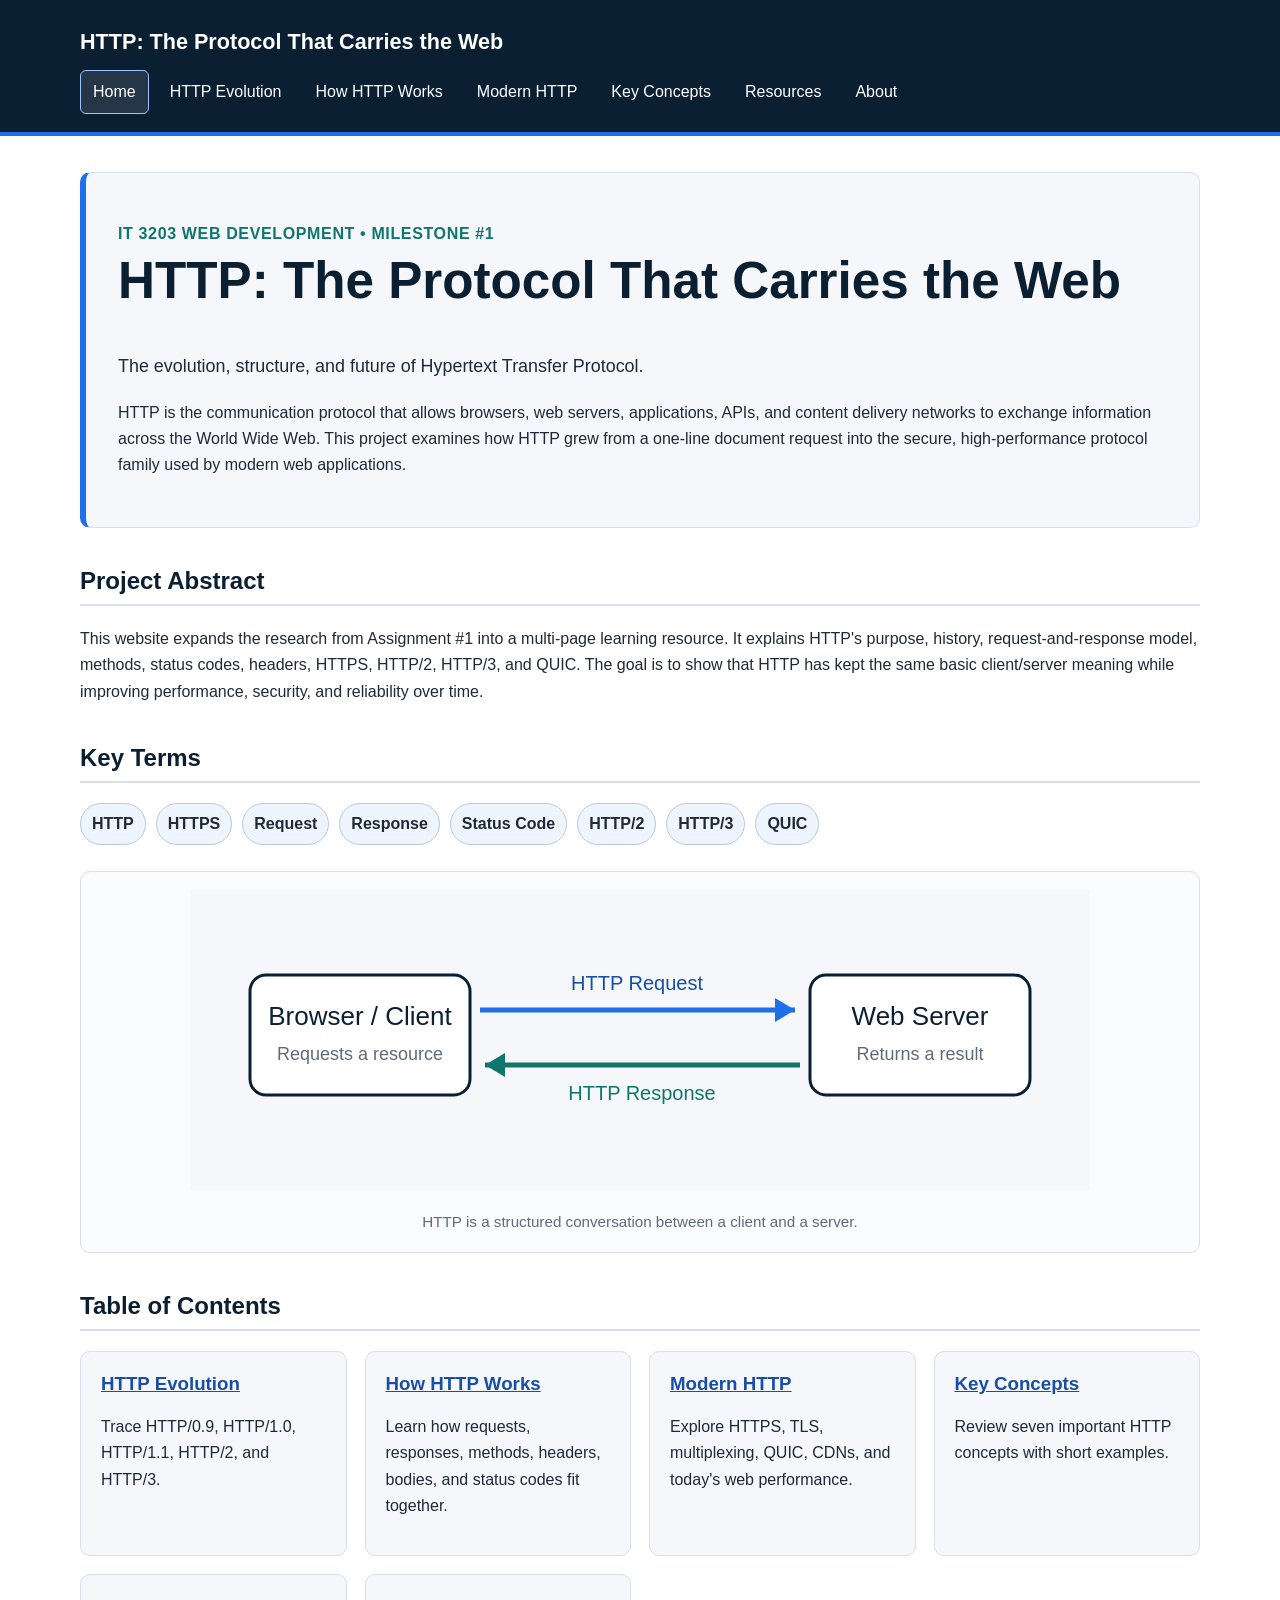
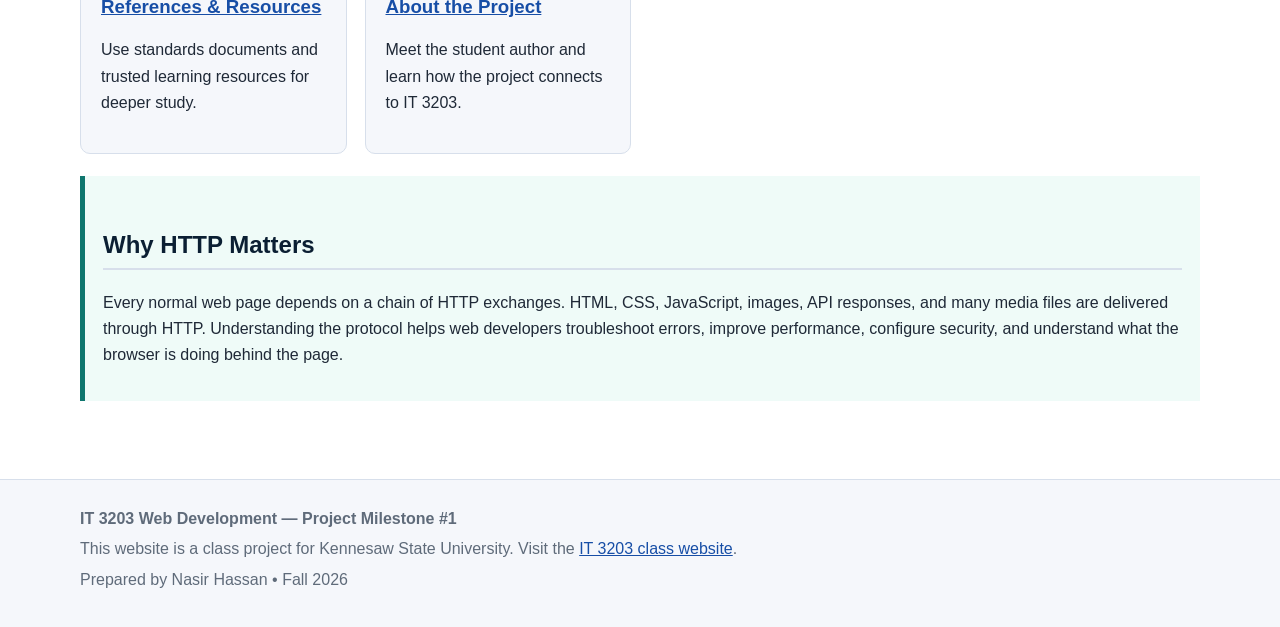
<file: index.html>
<!DOCTYPE html>
<html lang="en">
<head>
  <meta charset="UTF-8">
  <meta name="viewport" content="width=device-width, initial-scale=1.0">
  <meta name="description" content="HTTP: The Protocol That Carries the Web — IT 3203 project about the evolution and operation of HTTP.">
  <title>HTTP: The Protocol That Carries the Web | IT 3203</title>
  <link rel="stylesheet" href="styles.css">
</head>
<body>
<!-- Shared navigation keeps all Milestone #1 pages consistent. -->
<header class="site-header">
  <div class="header-inner">
    <div class="brand"><a href="index.html">HTTP: The Protocol That Carries the Web</a></div>
    <nav aria-label="Main navigation">
      <ul>
        <li><a href="index.html" aria-current="page">Home</a></li>
        <li><a href="history.html">HTTP Evolution</a></li>
        <li><a href="how-http-works.html">How HTTP Works</a></li>
        <li><a href="modern-http.html">Modern HTTP</a></li>
        <li><a href="concepts.html">Key Concepts</a></li>
        <li><a href="resources.html">Resources</a></li>
        <li><a href="about.html">About</a></li>
      </ul>
    </nav>
  </div>
</header>
<main>
<section id="hero">
  <p class="eyebrow">IT 3203 Web Development • Milestone #1</p>
  <h1>HTTP: The Protocol That Carries the Web</h1>
  <p class="lead">The evolution, structure, and future of Hypertext Transfer Protocol.</p>
  <p>HTTP is the communication protocol that allows browsers, web servers, applications, APIs, and content delivery networks to exchange information across the World Wide Web. This project examines how HTTP grew from a one-line document request into the secure, high-performance protocol family used by modern web applications.</p>
</section>

<section>
  <h2>Project Abstract</h2>
  <p>This website expands the research from Assignment #1 into a multi-page learning resource. It explains HTTP's purpose, history, request-and-response model, methods, status codes, headers, HTTPS, HTTP/2, HTTP/3, and QUIC. The goal is to show that HTTP has kept the same basic client/server meaning while improving performance, security, and reliability over time.</p>
</section>

<section>
  <h2>Key Terms</h2>
  <ul class="keyword-list">
    <li>HTTP</li>
    <li>HTTPS</li>
    <li>Request</li>
    <li>Response</li>
    <li>Status Code</li>
    <li>HTTP/2</li>
    <li>HTTP/3</li>
    <li>QUIC</li>
  </ul>
</section>

<figure class="figure">
  <img src="images/http-request-response.svg" alt="Diagram showing a browser sending an HTTP request to a web server and receiving an HTTP response.">
  <figcaption>HTTP is a structured conversation between a client and a server.</figcaption>
</figure>

<section>
  <h2>Table of Contents</h2>
  <div class="grid">
    <article class="card"><h3><a href="history.html">HTTP Evolution</a></h3><p>Trace HTTP/0.9, HTTP/1.0, HTTP/1.1, HTTP/2, and HTTP/3.</p></article>
    <article class="card"><h3><a href="how-http-works.html">How HTTP Works</a></h3><p>Learn how requests, responses, methods, headers, bodies, and status codes fit together.</p></article>
    <article class="card"><h3><a href="modern-http.html">Modern HTTP</a></h3><p>Explore HTTPS, TLS, multiplexing, QUIC, CDNs, and today's web performance.</p></article>
    <article class="card"><h3><a href="concepts.html">Key Concepts</a></h3><p>Review seven important HTTP concepts with short examples.</p></article>
    <article class="card"><h3><a href="resources.html">References & Resources</a></h3><p>Use standards documents and trusted learning resources for deeper study.</p></article>
    <article class="card"><h3><a href="about.html">About the Project</a></h3><p>Meet the student author and learn how the project connects to IT 3203.</p></article>
  </div>
</section>

<section class="callout">
  <h2>Why HTTP Matters</h2>
  <p>Every normal web page depends on a chain of HTTP exchanges. HTML, CSS, JavaScript, images, API responses, and many media files are delivered through HTTP. Understanding the protocol helps web developers troubleshoot errors, improve performance, configure security, and understand what the browser is doing behind the page.</p>
</section>
</main>
<footer class="site-footer">
  <div class="footer-inner">
    <p><strong>IT 3203 Web Development — Project Milestone #1</strong></p>
    <p>This website is a class project for Kennesaw State University. Visit the <a href="https://ksuweb.github.io/IT3203/">IT 3203 class website</a>.</p>
    <p>Prepared by Nasir Hassan • Fall 2026</p>
  </div>
</footer>
</body>
</html>
</file>
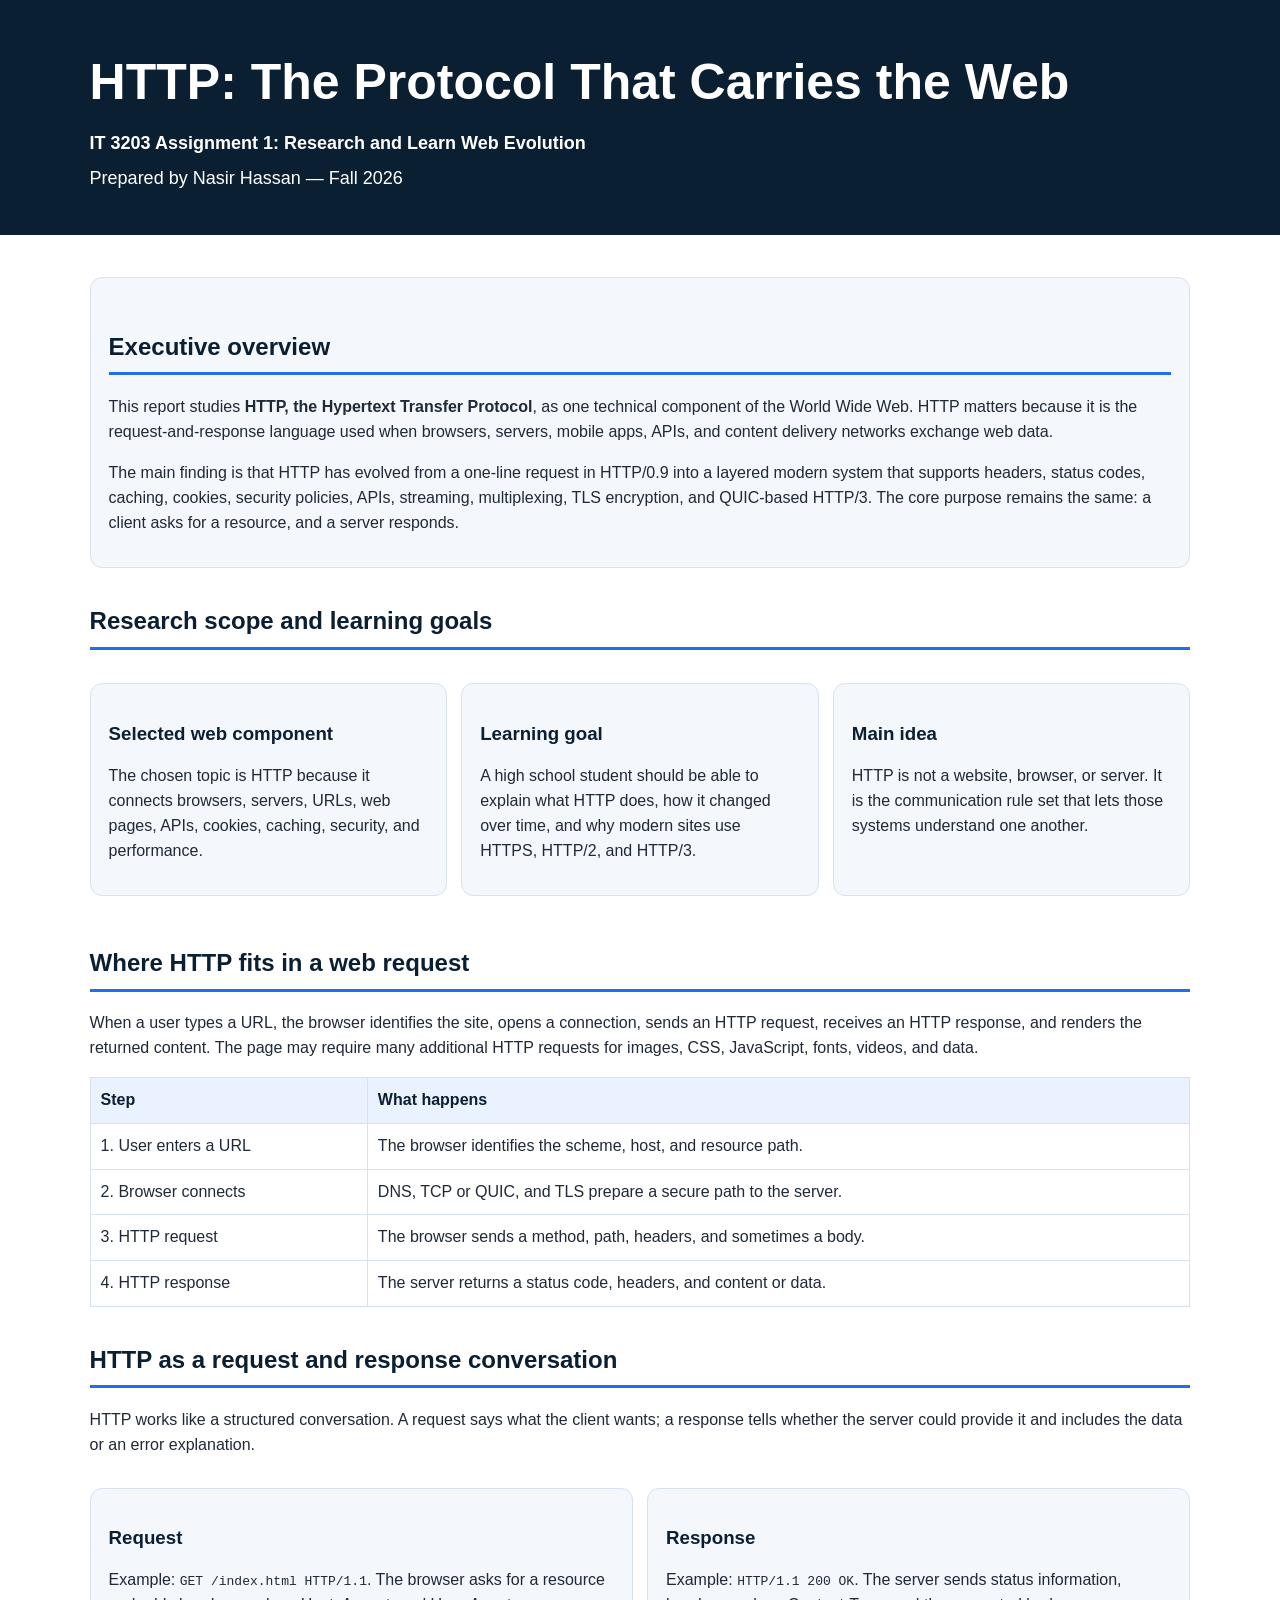
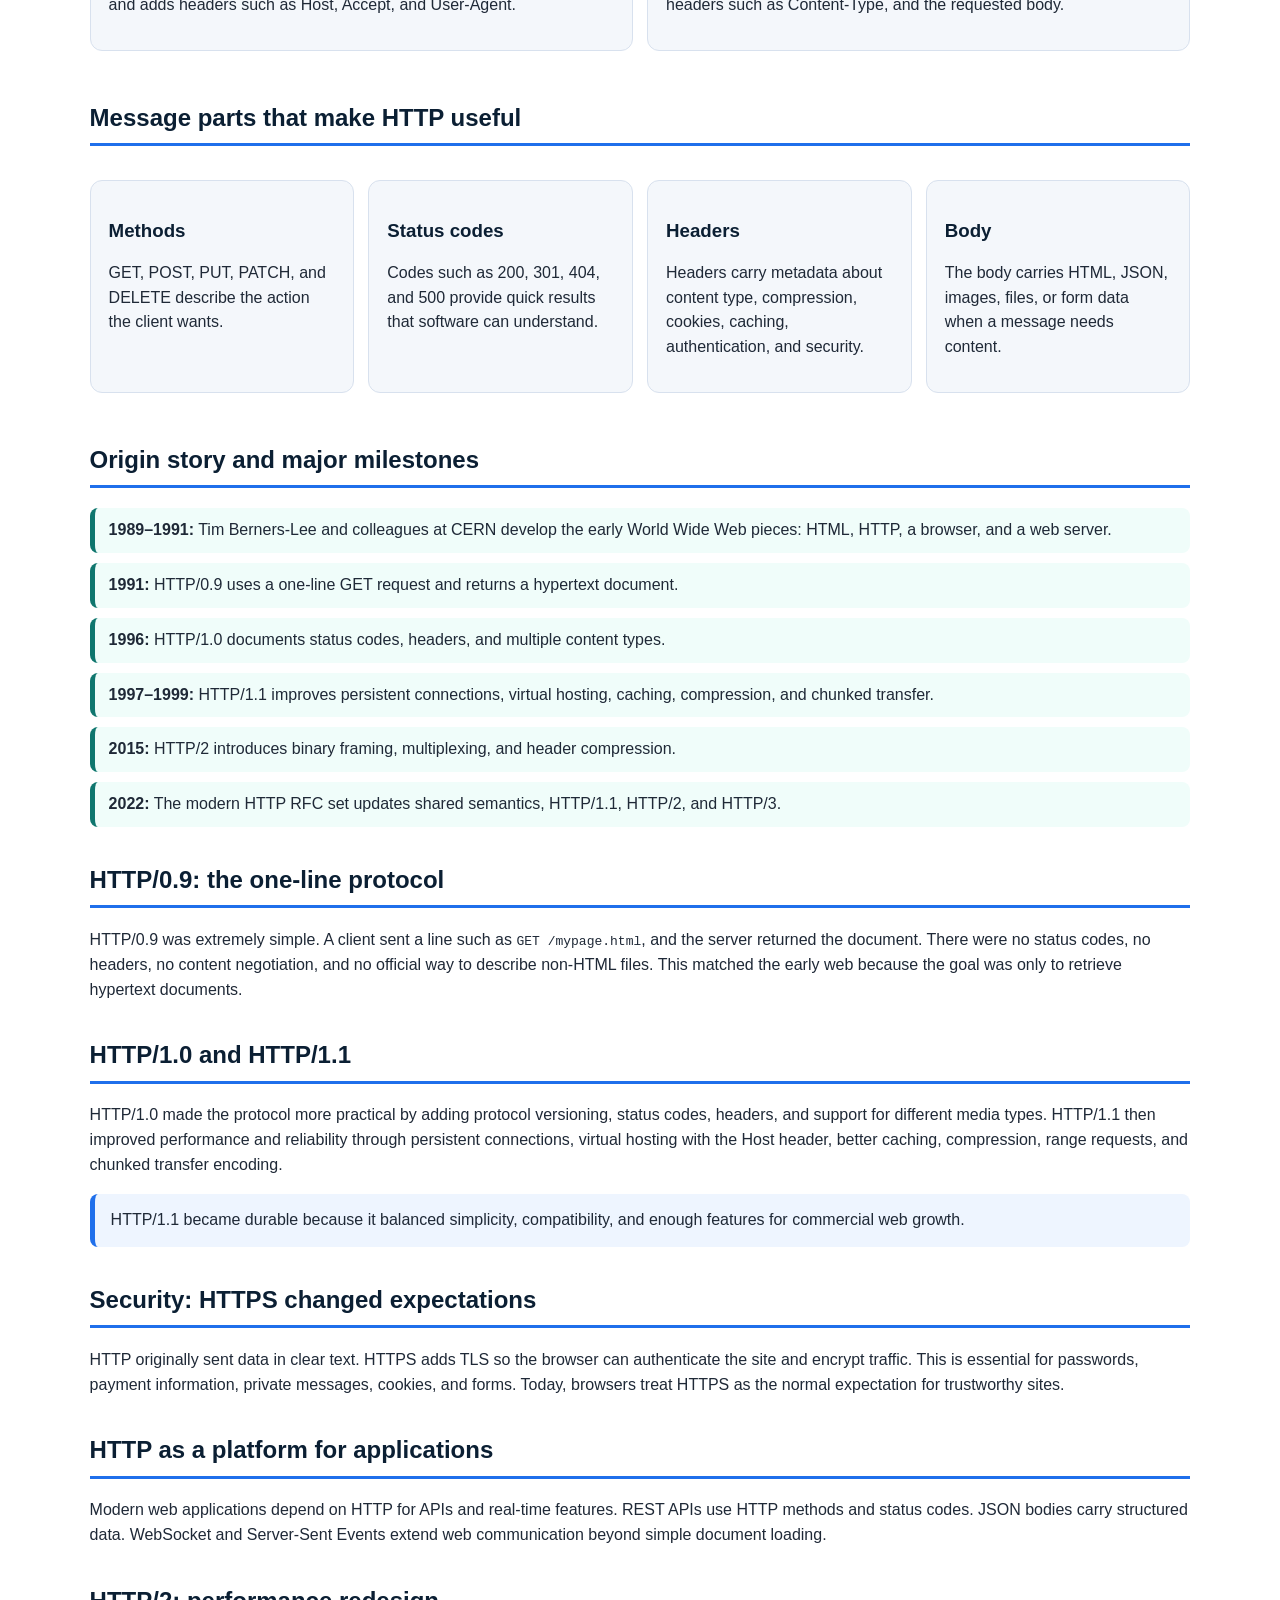
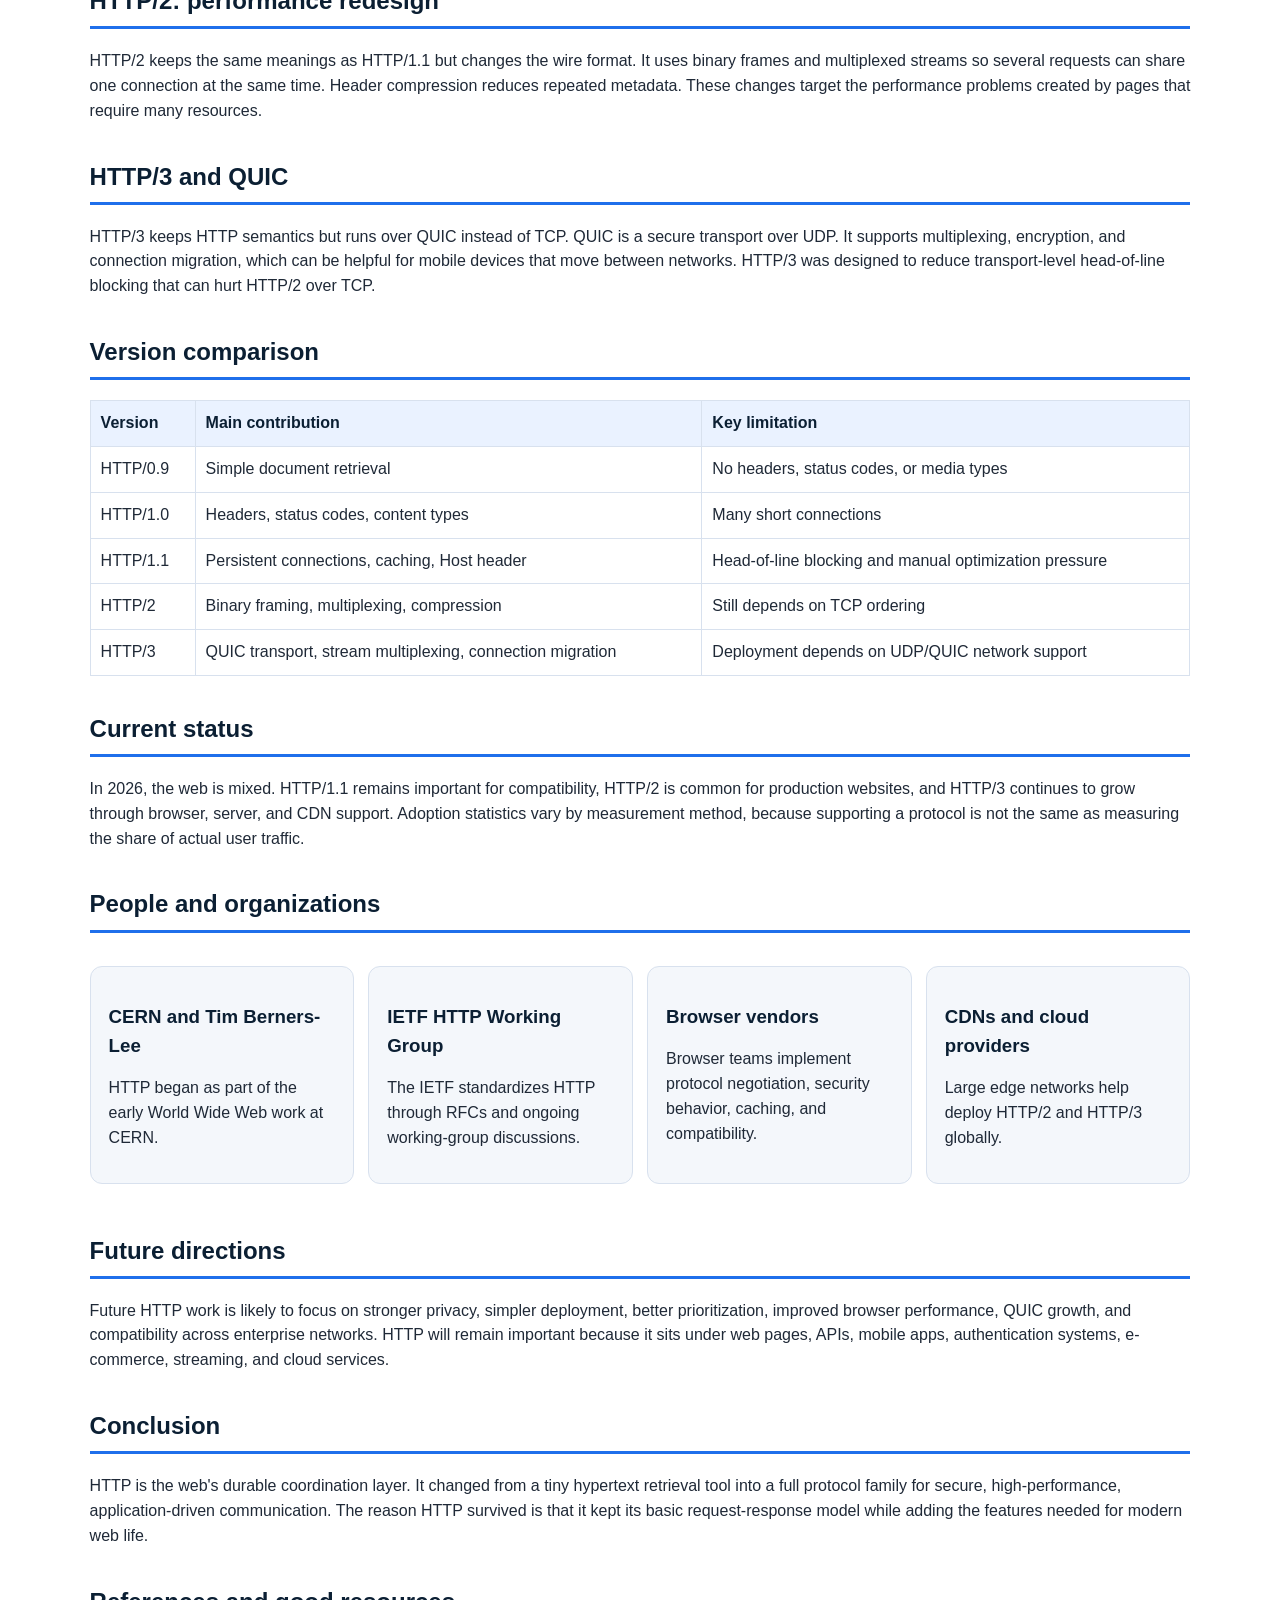
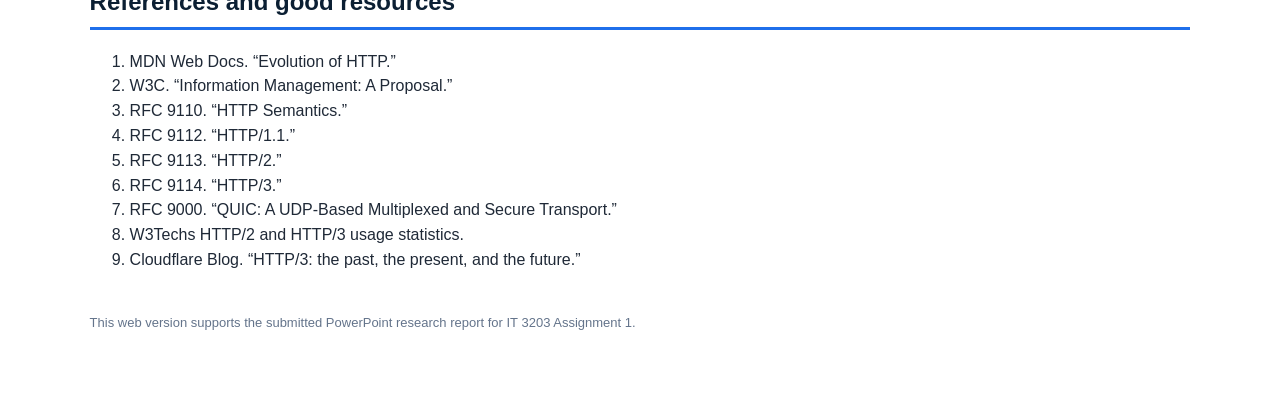
<file: it3203-assignment1-http-evolution/index.html>
<!doctype html>
<html lang="en">
<head>
  <meta charset="utf-8" />
  <meta name="viewport" content="width=device-width, initial-scale=1" />
  <title>IT 3203 Assignment 1 — HTTP Evolution</title>
  <style>
    :root{--navy:#0b1f33;--blue:#1f6feb;--green:#0f766e;--orange:#c2410c;--gray:#f4f7fb;--line:#d8e1ee;--text:#1f2937;}
    body{margin:0;font-family:Arial,Helvetica,sans-serif;background:#fff;color:var(--text);line-height:1.55;}
    header{background:var(--navy);color:#fff;padding:44px 7vw 34px;}
    header h1{margin:0 0 8px;font-size:clamp(30px,4vw,50px);}
    header p{max-width:900px;font-size:18px;margin:8px 0;}
    main{padding:28px 7vw 60px;max-width:1180px;margin:auto;}
    h2{color:var(--navy);border-bottom:3px solid var(--blue);padding-bottom:7px;margin-top:34px;}
    h3{color:var(--navy);margin-bottom:5px;}
    .meta,.card{background:var(--gray);border:1px solid var(--line);border-radius:12px;padding:16px 18px;margin:14px 0;}
    .grid{display:grid;grid-template-columns:repeat(auto-fit,minmax(260px,1fr));gap:14px;}
    .callout{border-left:5px solid var(--blue);background:#eef5ff;padding:14px 16px;margin:16px 0;border-radius:8px;}
    .timeline{display:grid;gap:10px;}
    .event{border-left:5px solid var(--green);padding:10px 14px;background:#f0fdfa;border-radius:8px;}
    table{border-collapse:collapse;width:100%;margin:14px 0;background:#fff;}
    th,td{border:1px solid var(--line);padding:10px;vertical-align:top;text-align:left;}
    th{background:#eaf2ff;color:var(--navy);}
    footer{font-size:13px;color:#64748b;margin-top:40px;}
  </style>
</head>
<body>
<header>
  <h1>HTTP: The Protocol That Carries the Web</h1>
  <p><strong>IT 3203 Assignment 1: Research and Learn Web Evolution</strong></p>
  <p>Prepared by Nasir Hassan — Fall 2026</p>
</header>
<main>
  <section class="meta">
    <h2>Executive overview</h2>
    <p>This report studies <strong>HTTP, the Hypertext Transfer Protocol</strong>, as one technical component of the World Wide Web. HTTP matters because it is the request-and-response language used when browsers, servers, mobile apps, APIs, and content delivery networks exchange web data.</p>
    <p>The main finding is that HTTP has evolved from a one-line request in HTTP/0.9 into a layered modern system that supports headers, status codes, caching, cookies, security policies, APIs, streaming, multiplexing, TLS encryption, and QUIC-based HTTP/3. The core purpose remains the same: a client asks for a resource, and a server responds.</p>
  </section>

  <h2>Research scope and learning goals</h2>
  <div class="grid">
    <div class="card"><h3>Selected web component</h3><p>The chosen topic is HTTP because it connects browsers, servers, URLs, web pages, APIs, cookies, caching, security, and performance.</p></div>
    <div class="card"><h3>Learning goal</h3><p>A high school student should be able to explain what HTTP does, how it changed over time, and why modern sites use HTTPS, HTTP/2, and HTTP/3.</p></div>
    <div class="card"><h3>Main idea</h3><p>HTTP is not a website, browser, or server. It is the communication rule set that lets those systems understand one another.</p></div>
  </div>

  <h2>Where HTTP fits in a web request</h2>
  <p>When a user types a URL, the browser identifies the site, opens a connection, sends an HTTP request, receives an HTTP response, and renders the returned content. The page may require many additional HTTP requests for images, CSS, JavaScript, fonts, videos, and data.</p>
  <table><tr><th>Step</th><th>What happens</th></tr><tr><td>1. User enters a URL</td><td>The browser identifies the scheme, host, and resource path.</td></tr><tr><td>2. Browser connects</td><td>DNS, TCP or QUIC, and TLS prepare a secure path to the server.</td></tr><tr><td>3. HTTP request</td><td>The browser sends a method, path, headers, and sometimes a body.</td></tr><tr><td>4. HTTP response</td><td>The server returns a status code, headers, and content or data.</td></tr></table>

  <h2>HTTP as a request and response conversation</h2>
  <p>HTTP works like a structured conversation. A request says what the client wants; a response tells whether the server could provide it and includes the data or an error explanation.</p>
  <div class="grid"><div class="card"><h3>Request</h3><p>Example: <code>GET /index.html HTTP/1.1</code>. The browser asks for a resource and adds headers such as Host, Accept, and User-Agent.</p></div><div class="card"><h3>Response</h3><p>Example: <code>HTTP/1.1 200 OK</code>. The server sends status information, headers such as Content-Type, and the requested body.</p></div></div>

  <h2>Message parts that make HTTP useful</h2>
  <div class="grid">
    <div class="card"><h3>Methods</h3><p>GET, POST, PUT, PATCH, and DELETE describe the action the client wants.</p></div>
    <div class="card"><h3>Status codes</h3><p>Codes such as 200, 301, 404, and 500 provide quick results that software can understand.</p></div>
    <div class="card"><h3>Headers</h3><p>Headers carry metadata about content type, compression, cookies, caching, authentication, and security.</p></div>
    <div class="card"><h3>Body</h3><p>The body carries HTML, JSON, images, files, or form data when a message needs content.</p></div>
  </div>

  <h2>Origin story and major milestones</h2>
  <div class="timeline">
    <div class="event"><strong>1989–1991:</strong> Tim Berners-Lee and colleagues at CERN develop the early World Wide Web pieces: HTML, HTTP, a browser, and a web server.</div>
    <div class="event"><strong>1991:</strong> HTTP/0.9 uses a one-line GET request and returns a hypertext document.</div>
    <div class="event"><strong>1996:</strong> HTTP/1.0 documents status codes, headers, and multiple content types.</div>
    <div class="event"><strong>1997–1999:</strong> HTTP/1.1 improves persistent connections, virtual hosting, caching, compression, and chunked transfer.</div>
    <div class="event"><strong>2015:</strong> HTTP/2 introduces binary framing, multiplexing, and header compression.</div>
    <div class="event"><strong>2022:</strong> The modern HTTP RFC set updates shared semantics, HTTP/1.1, HTTP/2, and HTTP/3.</div>
  </div>

  <h2>HTTP/0.9: the one-line protocol</h2>
  <p>HTTP/0.9 was extremely simple. A client sent a line such as <code>GET /mypage.html</code>, and the server returned the document. There were no status codes, no headers, no content negotiation, and no official way to describe non-HTML files. This matched the early web because the goal was only to retrieve hypertext documents.</p>

  <h2>HTTP/1.0 and HTTP/1.1</h2>
  <p>HTTP/1.0 made the protocol more practical by adding protocol versioning, status codes, headers, and support for different media types. HTTP/1.1 then improved performance and reliability through persistent connections, virtual hosting with the Host header, better caching, compression, range requests, and chunked transfer encoding.</p>
  <div class="callout">HTTP/1.1 became durable because it balanced simplicity, compatibility, and enough features for commercial web growth.</div>

  <h2>Security: HTTPS changed expectations</h2>
  <p>HTTP originally sent data in clear text. HTTPS adds TLS so the browser can authenticate the site and encrypt traffic. This is essential for passwords, payment information, private messages, cookies, and forms. Today, browsers treat HTTPS as the normal expectation for trustworthy sites.</p>

  <h2>HTTP as a platform for applications</h2>
  <p>Modern web applications depend on HTTP for APIs and real-time features. REST APIs use HTTP methods and status codes. JSON bodies carry structured data. WebSocket and Server-Sent Events extend web communication beyond simple document loading.</p>

  <h2>HTTP/2: performance redesign</h2>
  <p>HTTP/2 keeps the same meanings as HTTP/1.1 but changes the wire format. It uses binary frames and multiplexed streams so several requests can share one connection at the same time. Header compression reduces repeated metadata. These changes target the performance problems created by pages that require many resources.</p>

  <h2>HTTP/3 and QUIC</h2>
  <p>HTTP/3 keeps HTTP semantics but runs over QUIC instead of TCP. QUIC is a secure transport over UDP. It supports multiplexing, encryption, and connection migration, which can be helpful for mobile devices that move between networks. HTTP/3 was designed to reduce transport-level head-of-line blocking that can hurt HTTP/2 over TCP.</p>

  <h2>Version comparison</h2>
  <table><tr><th>Version</th><th>Main contribution</th><th>Key limitation</th></tr><tr><td>HTTP/0.9</td><td>Simple document retrieval</td><td>No headers, status codes, or media types</td></tr><tr><td>HTTP/1.0</td><td>Headers, status codes, content types</td><td>Many short connections</td></tr><tr><td>HTTP/1.1</td><td>Persistent connections, caching, Host header</td><td>Head-of-line blocking and manual optimization pressure</td></tr><tr><td>HTTP/2</td><td>Binary framing, multiplexing, compression</td><td>Still depends on TCP ordering</td></tr><tr><td>HTTP/3</td><td>QUIC transport, stream multiplexing, connection migration</td><td>Deployment depends on UDP/QUIC network support</td></tr></table>

  <h2>Current status</h2>
  <p>In 2026, the web is mixed. HTTP/1.1 remains important for compatibility, HTTP/2 is common for production websites, and HTTP/3 continues to grow through browser, server, and CDN support. Adoption statistics vary by measurement method, because supporting a protocol is not the same as measuring the share of actual user traffic.</p>

  <h2>People and organizations</h2>
  <div class="grid"><div class="card"><h3>CERN and Tim Berners-Lee</h3><p>HTTP began as part of the early World Wide Web work at CERN.</p></div><div class="card"><h3>IETF HTTP Working Group</h3><p>The IETF standardizes HTTP through RFCs and ongoing working-group discussions.</p></div><div class="card"><h3>Browser vendors</h3><p>Browser teams implement protocol negotiation, security behavior, caching, and compatibility.</p></div><div class="card"><h3>CDNs and cloud providers</h3><p>Large edge networks help deploy HTTP/2 and HTTP/3 globally.</p></div></div>

  <h2>Future directions</h2>
  <p>Future HTTP work is likely to focus on stronger privacy, simpler deployment, better prioritization, improved browser performance, QUIC growth, and compatibility across enterprise networks. HTTP will remain important because it sits under web pages, APIs, mobile apps, authentication systems, e-commerce, streaming, and cloud services.</p>

  <h2>Conclusion</h2>
  <p>HTTP is the web's durable coordination layer. It changed from a tiny hypertext retrieval tool into a full protocol family for secure, high-performance, application-driven communication. The reason HTTP survived is that it kept its basic request-response model while adding the features needed for modern web life.</p>

  <h2>References and good resources</h2>
  <ol>
    <li>MDN Web Docs. “Evolution of HTTP.”</li>
    <li>W3C. “Information Management: A Proposal.”</li>
    <li>RFC 9110. “HTTP Semantics.”</li>
    <li>RFC 9112. “HTTP/1.1.”</li>
    <li>RFC 9113. “HTTP/2.”</li>
    <li>RFC 9114. “HTTP/3.”</li>
    <li>RFC 9000. “QUIC: A UDP-Based Multiplexed and Secure Transport.”</li>
    <li>W3Techs HTTP/2 and HTTP/3 usage statistics.</li>
    <li>Cloudflare Blog. “HTTP/3: the past, the present, and the future.”</li>
  </ol>
  <footer>This web version supports the submitted PowerPoint research report for IT 3203 Assignment 1.</footer>
</main>
</body>
</html>
</file>
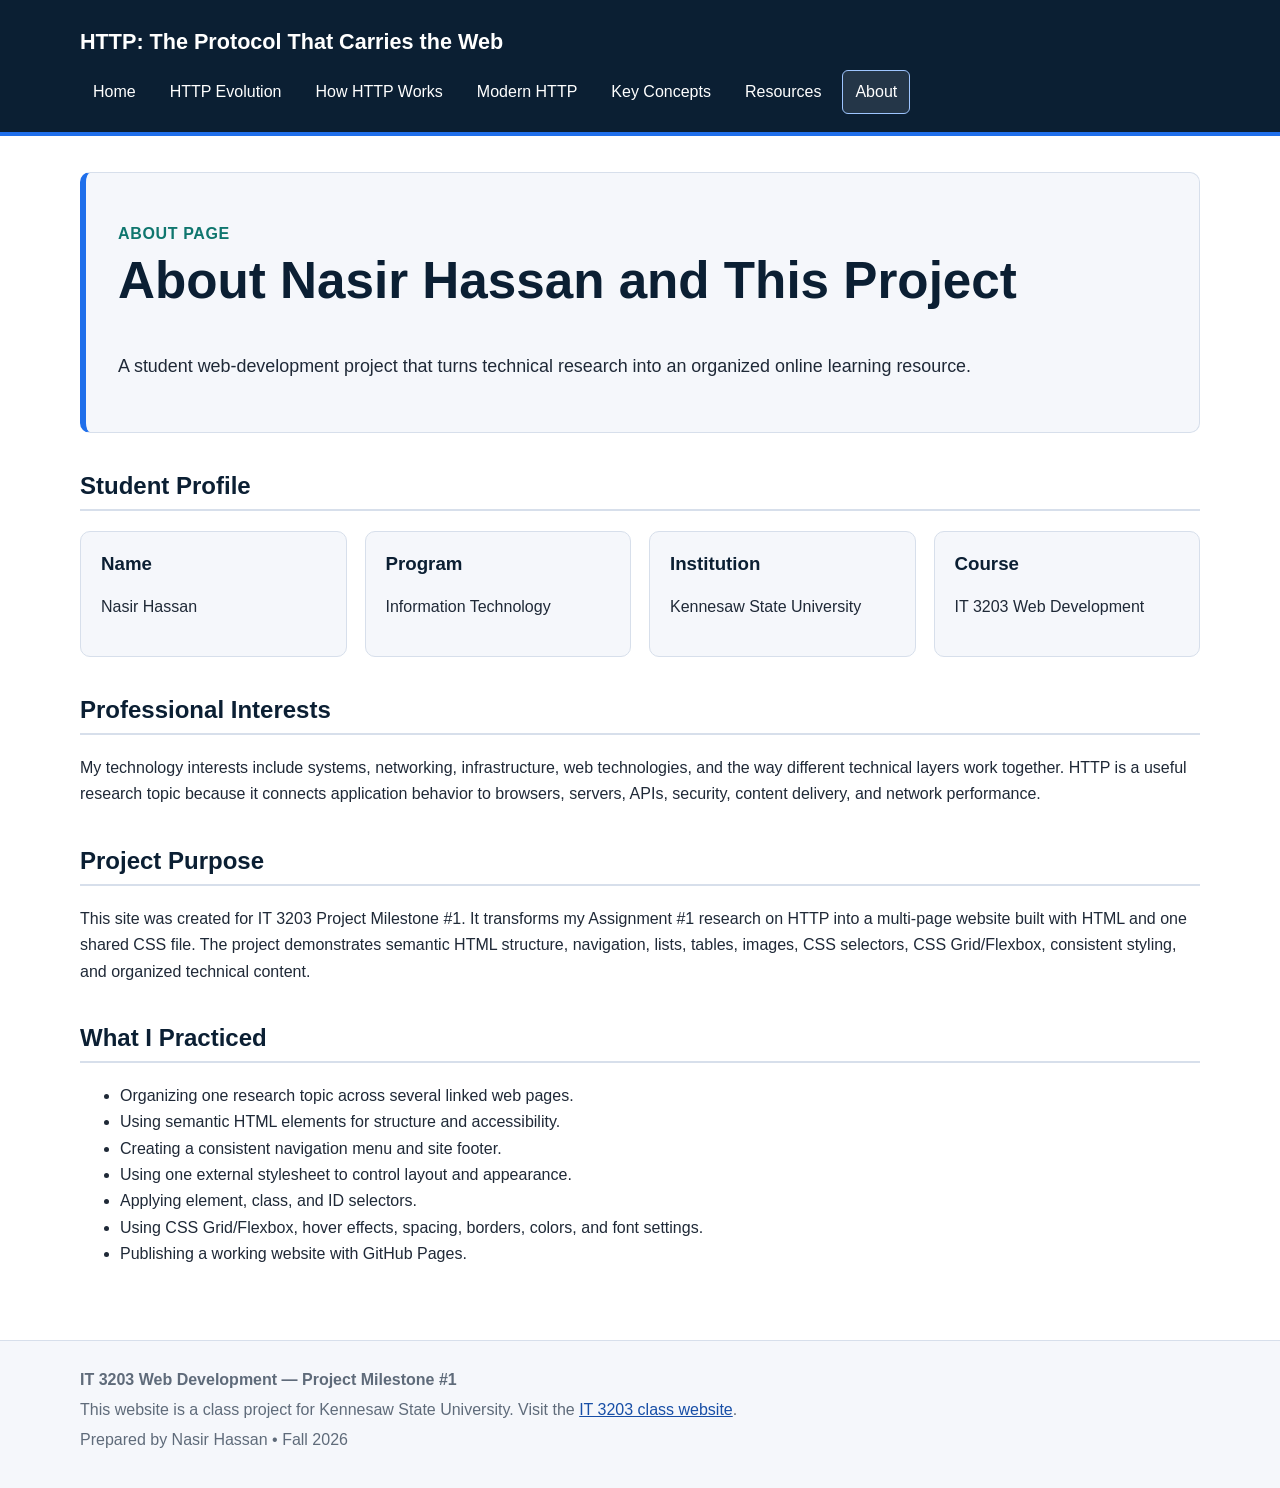
<file: about.html>
<!DOCTYPE html>
<html lang="en">
<head>
  <meta charset="UTF-8">
  <meta name="viewport" content="width=device-width, initial-scale=1.0">
  <meta name="description" content="About the Project — IT 3203 project about the evolution and operation of HTTP.">
  <title>About the Project | IT 3203</title>
  <link rel="stylesheet" href="styles.css">
</head>
<body>
<!-- Shared navigation keeps all Milestone #1 pages consistent. -->

<header class="site-header">
  <div class="header-inner">
    <div class="brand"><a href="index.html">HTTP: The Protocol That Carries the Web</a></div>
    <nav aria-label="Main navigation">
      <ul>
        <li><a href="index.html">Home</a></li>
        <li><a href="history.html">HTTP Evolution</a></li>
        <li><a href="how-http-works.html">How HTTP Works</a></li>
        <li><a href="modern-http.html">Modern HTTP</a></li>
        <li><a href="concepts.html">Key Concepts</a></li>
        <li><a href="resources.html">Resources</a></li>
        <li><a href="about.html" aria-current="page">About</a></li>
      </ul>
    </nav>
  </div>
</header>
<main>

<section id="hero">
  <p class="eyebrow">About Page</p>
  <h1>About Nasir Hassan and This Project</h1>
  <p class="lead">A student web-development project that turns technical research into an organized online learning resource.</p>
</section>

<section>
  <h2>Student Profile</h2>
  <div class="grid">
    <article class="card"><h3>Name</h3><p>Nasir Hassan</p></article>
    <article class="card"><h3>Program</h3><p>Information Technology</p></article>
    <article class="card"><h3>Institution</h3><p>Kennesaw State University</p></article>
    <article class="card"><h3>Course</h3><p>IT 3203 Web Development</p></article>
  </div>
</section>

<section>
  <h2>Professional Interests</h2>
  <p>My technology interests include systems, networking, infrastructure, web technologies, and the way different technical layers work together. HTTP is a useful research topic because it connects application behavior to browsers, servers, APIs, security, content delivery, and network performance.</p>
</section>

<section>
  <h2>Project Purpose</h2>
  <p>This site was created for IT 3203 Project Milestone #1. It transforms my Assignment #1 research on HTTP into a multi-page website built with HTML and one shared CSS file. The project demonstrates semantic HTML structure, navigation, lists, tables, images, CSS selectors, CSS Grid/Flexbox, consistent styling, and organized technical content.</p>
</section>

<section>
  <h2>What I Practiced</h2>
  <ul>
    <li>Organizing one research topic across several linked web pages.</li>
    <li>Using semantic HTML elements for structure and accessibility.</li>
    <li>Creating a consistent navigation menu and site footer.</li>
    <li>Using one external stylesheet to control layout and appearance.</li>
    <li>Applying element, class, and ID selectors.</li>
    <li>Using CSS Grid/Flexbox, hover effects, spacing, borders, colors, and font settings.</li>
    <li>Publishing a working website with GitHub Pages.</li>
  </ul>
</section>

</main>

<footer class="site-footer">
  <div class="footer-inner">
    <p><strong>IT 3203 Web Development — Project Milestone #1</strong></p>
    <p>This website is a class project for Kennesaw State University. Visit the <a href="https://ksuweb.github.io/IT3203/">IT 3203 class website</a>.</p>
    <p>Prepared by Nasir Hassan • Fall 2026</p>
  </div>
</footer>
</body>
</html>
</file>
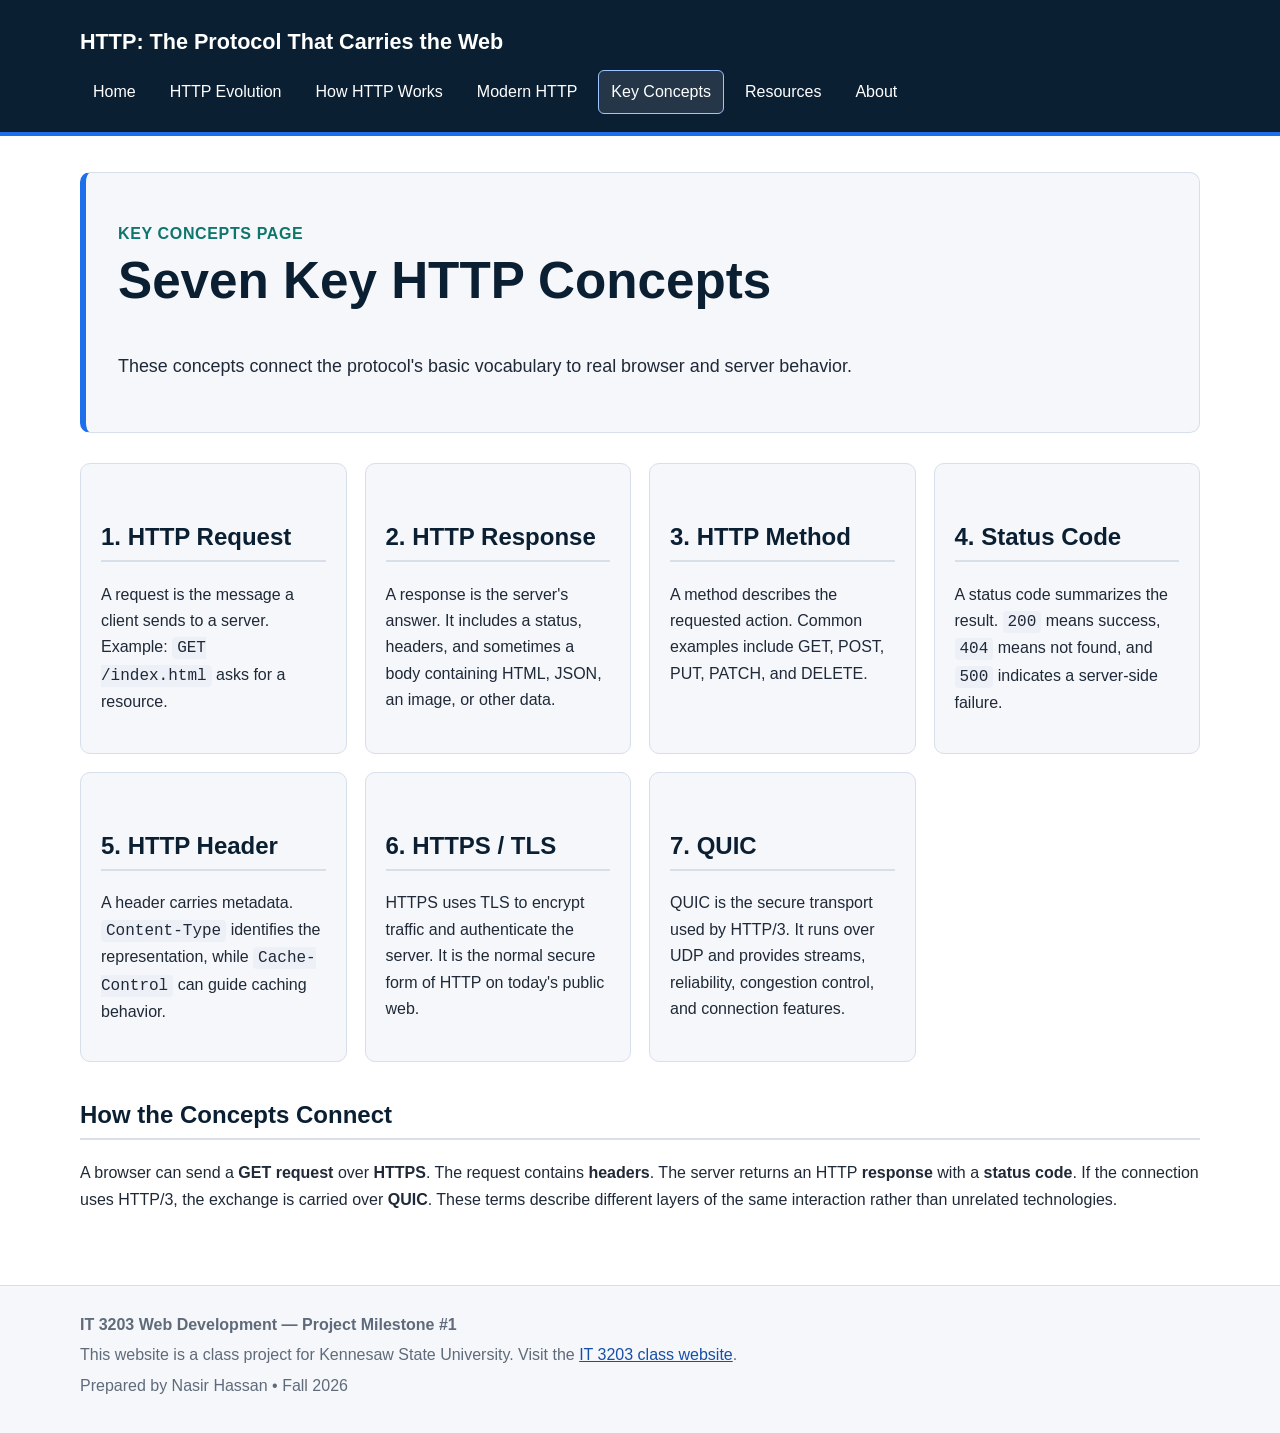
<file: concepts.html>
<!DOCTYPE html>
<html lang="en">
<head>
  <meta charset="UTF-8">
  <meta name="viewport" content="width=device-width, initial-scale=1.0">
  <meta name="description" content="Key HTTP Concepts — IT 3203 project about the evolution and operation of HTTP.">
  <title>Key HTTP Concepts | IT 3203</title>
  <link rel="stylesheet" href="styles.css">
</head>
<body>
<!-- Shared navigation keeps all Milestone #1 pages consistent. -->

<header class="site-header">
  <div class="header-inner">
    <div class="brand"><a href="index.html">HTTP: The Protocol That Carries the Web</a></div>
    <nav aria-label="Main navigation">
      <ul>
        <li><a href="index.html">Home</a></li>
        <li><a href="history.html">HTTP Evolution</a></li>
        <li><a href="how-http-works.html">How HTTP Works</a></li>
        <li><a href="modern-http.html">Modern HTTP</a></li>
        <li><a href="concepts.html" aria-current="page">Key Concepts</a></li>
        <li><a href="resources.html">Resources</a></li>
        <li><a href="about.html">About</a></li>
      </ul>
    </nav>
  </div>
</header>
<main>

<section id="hero">
  <p class="eyebrow">Key Concepts Page</p>
  <h1>Seven Key HTTP Concepts</h1>
  <p class="lead">These concepts connect the protocol's basic vocabulary to real browser and server behavior.</p>
</section>

<div class="grid">
  <article class="card"><h2>1. HTTP Request</h2><p>A request is the message a client sends to a server. Example: <code>GET /index.html</code> asks for a resource.</p></article>
  <article class="card"><h2>2. HTTP Response</h2><p>A response is the server's answer. It includes a status, headers, and sometimes a body containing HTML, JSON, an image, or other data.</p></article>
  <article class="card"><h2>3. HTTP Method</h2><p>A method describes the requested action. Common examples include GET, POST, PUT, PATCH, and DELETE.</p></article>
  <article class="card"><h2>4. Status Code</h2><p>A status code summarizes the result. <code>200</code> means success, <code>404</code> means not found, and <code>500</code> indicates a server-side failure.</p></article>
  <article class="card"><h2>5. HTTP Header</h2><p>A header carries metadata. <code>Content-Type</code> identifies the representation, while <code>Cache-Control</code> can guide caching behavior.</p></article>
  <article class="card"><h2>6. HTTPS / TLS</h2><p>HTTPS uses TLS to encrypt traffic and authenticate the server. It is the normal secure form of HTTP on today's public web.</p></article>
  <article class="card"><h2>7. QUIC</h2><p>QUIC is the secure transport used by HTTP/3. It runs over UDP and provides streams, reliability, congestion control, and connection features.</p></article>
</div>

<section>
  <h2>How the Concepts Connect</h2>
  <p>A browser can send a <strong>GET request</strong> over <strong>HTTPS</strong>. The request contains <strong>headers</strong>. The server returns an HTTP <strong>response</strong> with a <strong>status code</strong>. If the connection uses HTTP/3, the exchange is carried over <strong>QUIC</strong>. These terms describe different layers of the same interaction rather than unrelated technologies.</p>
</section>

</main>

<footer class="site-footer">
  <div class="footer-inner">
    <p><strong>IT 3203 Web Development — Project Milestone #1</strong></p>
    <p>This website is a class project for Kennesaw State University. Visit the <a href="https://ksuweb.github.io/IT3203/">IT 3203 class website</a>.</p>
    <p>Prepared by Nasir Hassan • Fall 2026</p>
  </div>
</footer>
</body>
</html>
</file>
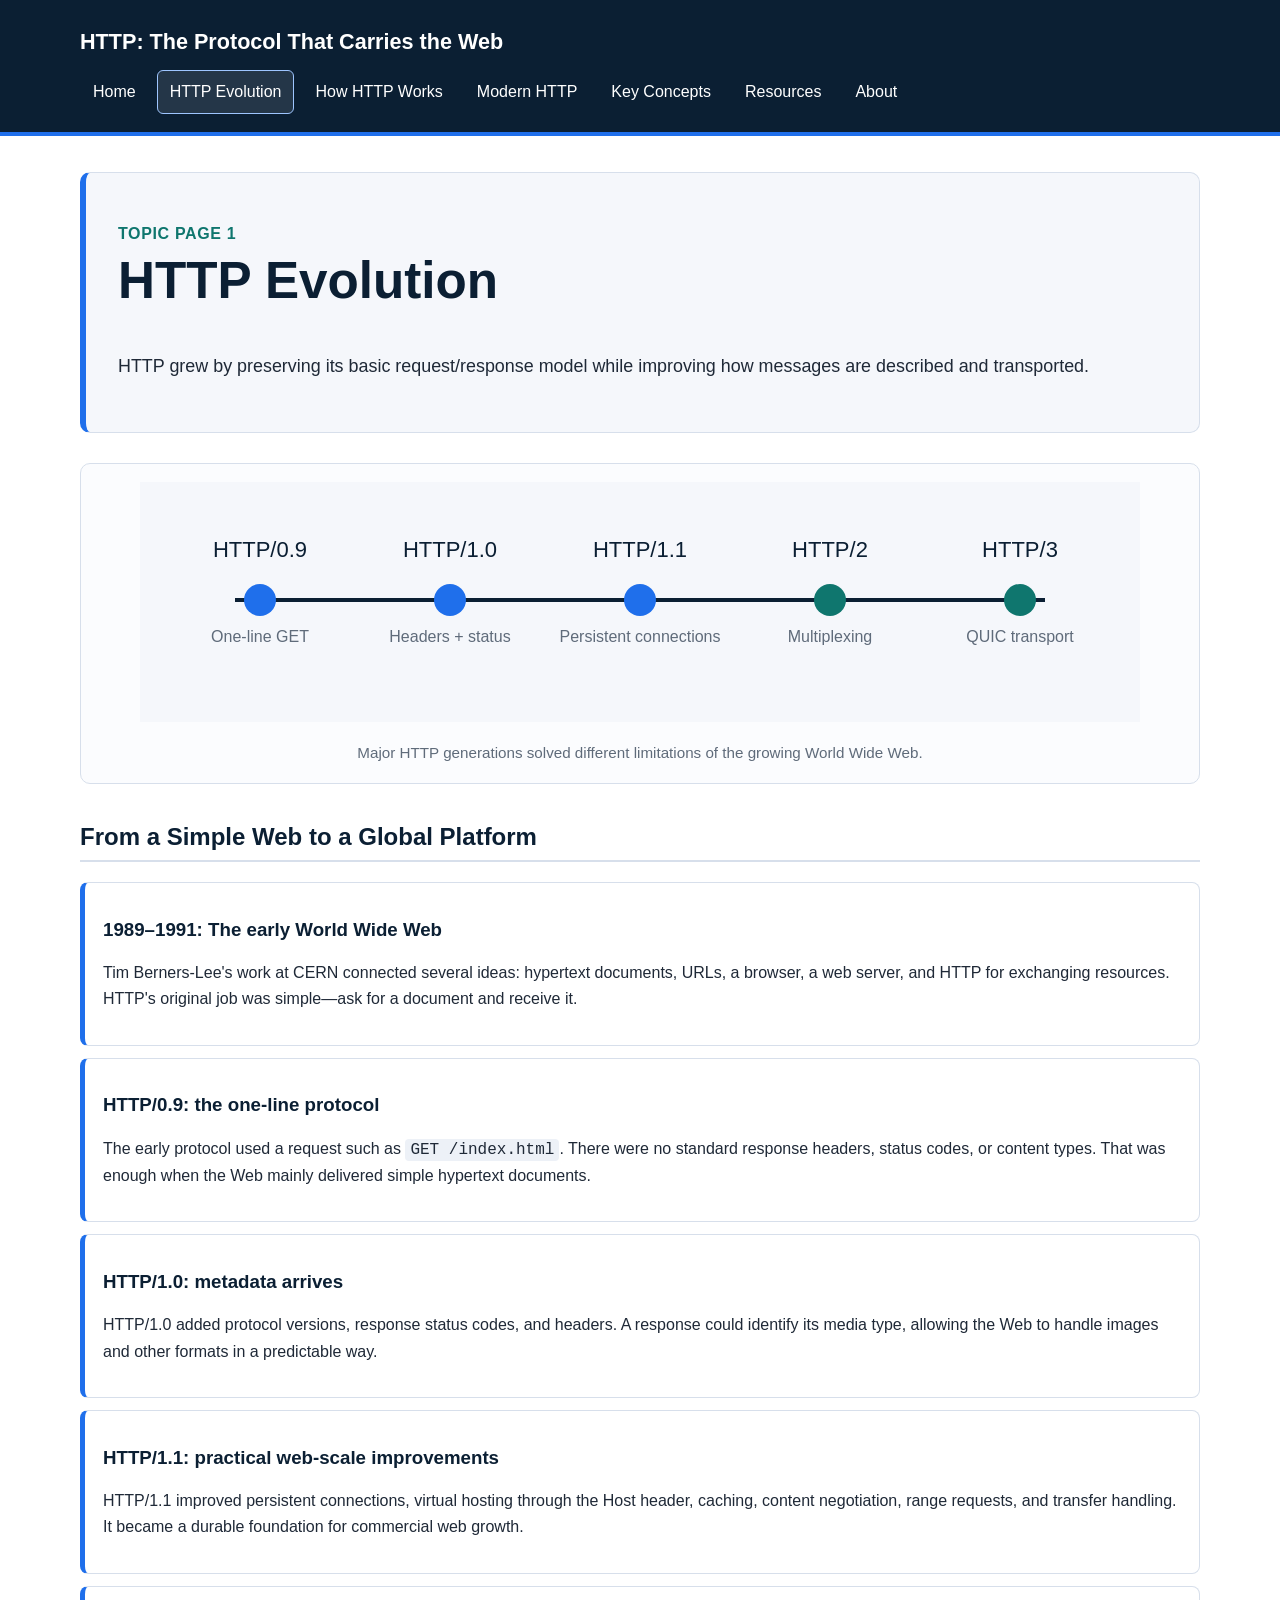
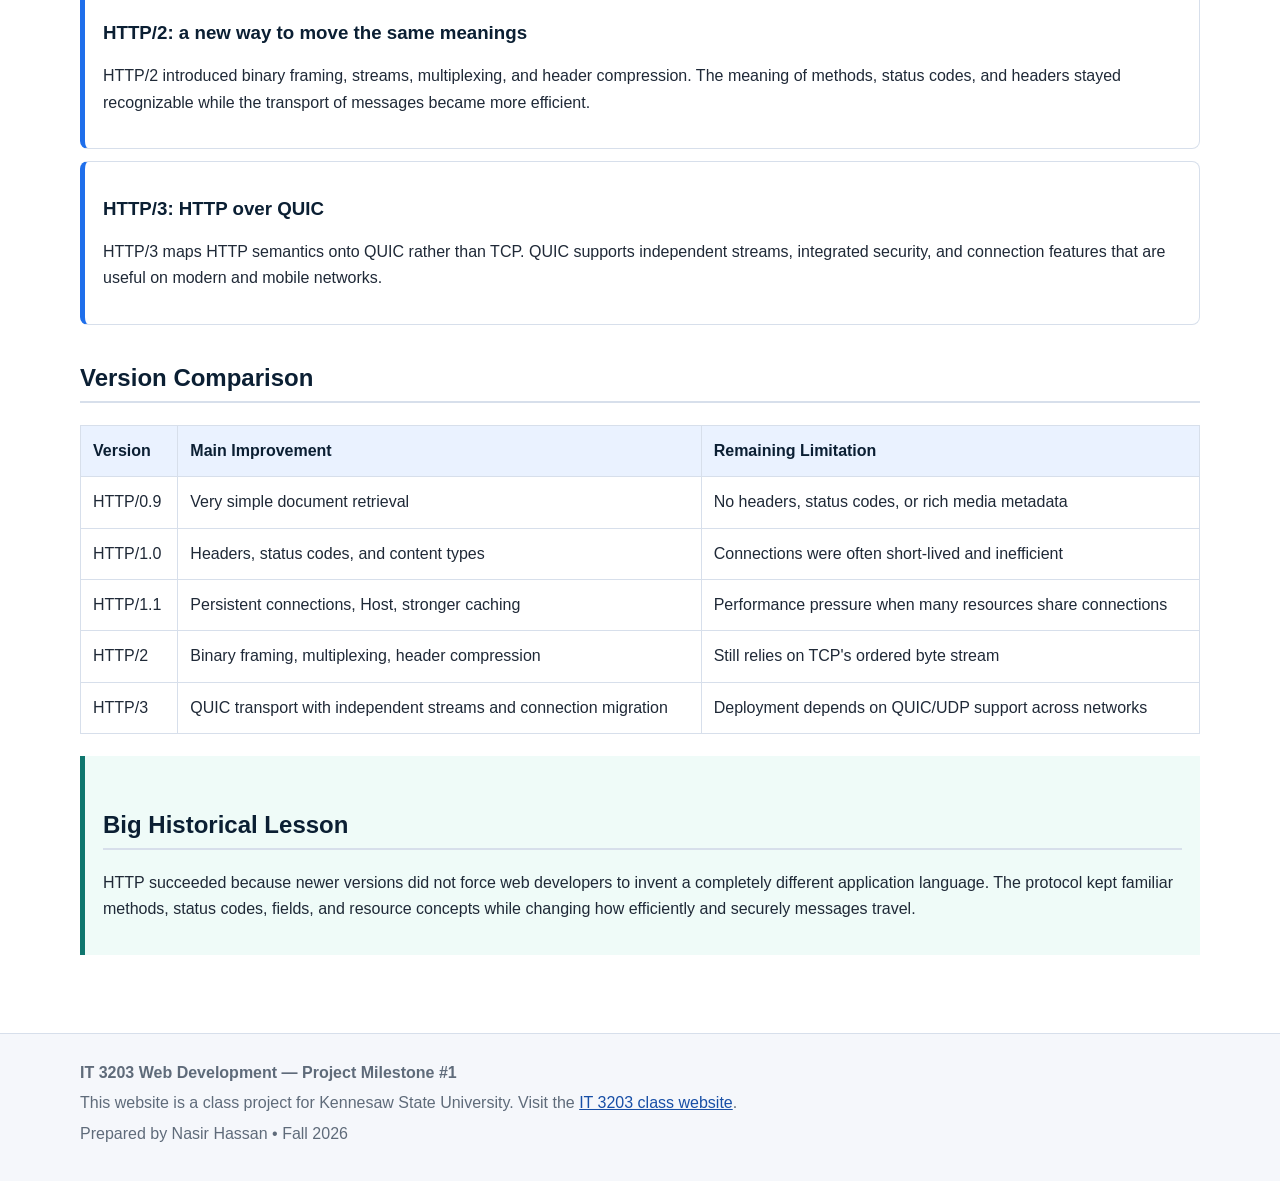
<file: history.html>
<!DOCTYPE html>
<html lang="en">
<head>
  <meta charset="UTF-8">
  <meta name="viewport" content="width=device-width, initial-scale=1.0">
  <meta name="description" content="HTTP Evolution — IT 3203 project about the evolution and operation of HTTP.">
  <title>HTTP Evolution | IT 3203</title>
  <link rel="stylesheet" href="styles.css">
</head>
<body>
<!-- Shared navigation keeps all Milestone #1 pages consistent. -->

<header class="site-header">
  <div class="header-inner">
    <div class="brand"><a href="index.html">HTTP: The Protocol That Carries the Web</a></div>
    <nav aria-label="Main navigation">
      <ul>
        <li><a href="index.html">Home</a></li>
        <li><a href="history.html" aria-current="page">HTTP Evolution</a></li>
        <li><a href="how-http-works.html">How HTTP Works</a></li>
        <li><a href="modern-http.html">Modern HTTP</a></li>
        <li><a href="concepts.html">Key Concepts</a></li>
        <li><a href="resources.html">Resources</a></li>
        <li><a href="about.html">About</a></li>
      </ul>
    </nav>
  </div>
</header>
<main>

<section id="hero">
  <p class="eyebrow">Topic Page 1</p>
  <h1>HTTP Evolution</h1>
  <p class="lead">HTTP grew by preserving its basic request/response model while improving how messages are described and transported.</p>
</section>

<figure class="figure">
  <img src="images/http-evolution.svg" alt="Timeline of HTTP versions from HTTP 0.9 through HTTP 3.">
  <figcaption>Major HTTP generations solved different limitations of the growing World Wide Web.</figcaption>
</figure>

<section>
  <h2>From a Simple Web to a Global Platform</h2>
  <div class="timeline">
    <article><h3>1989–1991: The early World Wide Web</h3><p>Tim Berners-Lee's work at CERN connected several ideas: hypertext documents, URLs, a browser, a web server, and HTTP for exchanging resources. HTTP's original job was simple—ask for a document and receive it.</p></article>
    <article><h3>HTTP/0.9: the one-line protocol</h3><p>The early protocol used a request such as <code>GET /index.html</code>. There were no standard response headers, status codes, or content types. That was enough when the Web mainly delivered simple hypertext documents.</p></article>
    <article><h3>HTTP/1.0: metadata arrives</h3><p>HTTP/1.0 added protocol versions, response status codes, and headers. A response could identify its media type, allowing the Web to handle images and other formats in a predictable way.</p></article>
    <article><h3>HTTP/1.1: practical web-scale improvements</h3><p>HTTP/1.1 improved persistent connections, virtual hosting through the Host header, caching, content negotiation, range requests, and transfer handling. It became a durable foundation for commercial web growth.</p></article>
    <article><h3>HTTP/2: a new way to move the same meanings</h3><p>HTTP/2 introduced binary framing, streams, multiplexing, and header compression. The meaning of methods, status codes, and headers stayed recognizable while the transport of messages became more efficient.</p></article>
    <article><h3>HTTP/3: HTTP over QUIC</h3><p>HTTP/3 maps HTTP semantics onto QUIC rather than TCP. QUIC supports independent streams, integrated security, and connection features that are useful on modern and mobile networks.</p></article>
  </div>
</section>

<section>
  <h2>Version Comparison</h2>
  <table>
    <thead><tr><th>Version</th><th>Main Improvement</th><th>Remaining Limitation</th></tr></thead>
    <tbody>
      <tr><td>HTTP/0.9</td><td>Very simple document retrieval</td><td>No headers, status codes, or rich media metadata</td></tr>
      <tr><td>HTTP/1.0</td><td>Headers, status codes, and content types</td><td>Connections were often short-lived and inefficient</td></tr>
      <tr><td>HTTP/1.1</td><td>Persistent connections, Host, stronger caching</td><td>Performance pressure when many resources share connections</td></tr>
      <tr><td>HTTP/2</td><td>Binary framing, multiplexing, header compression</td><td>Still relies on TCP's ordered byte stream</td></tr>
      <tr><td>HTTP/3</td><td>QUIC transport with independent streams and connection migration</td><td>Deployment depends on QUIC/UDP support across networks</td></tr>
    </tbody>
  </table>
</section>

<section class="callout">
  <h2>Big Historical Lesson</h2>
  <p>HTTP succeeded because newer versions did not force web developers to invent a completely different application language. The protocol kept familiar methods, status codes, fields, and resource concepts while changing how efficiently and securely messages travel.</p>
</section>

</main>

<footer class="site-footer">
  <div class="footer-inner">
    <p><strong>IT 3203 Web Development — Project Milestone #1</strong></p>
    <p>This website is a class project for Kennesaw State University. Visit the <a href="https://ksuweb.github.io/IT3203/">IT 3203 class website</a>.</p>
    <p>Prepared by Nasir Hassan • Fall 2026</p>
  </div>
</footer>
</body>
</html>
</file>
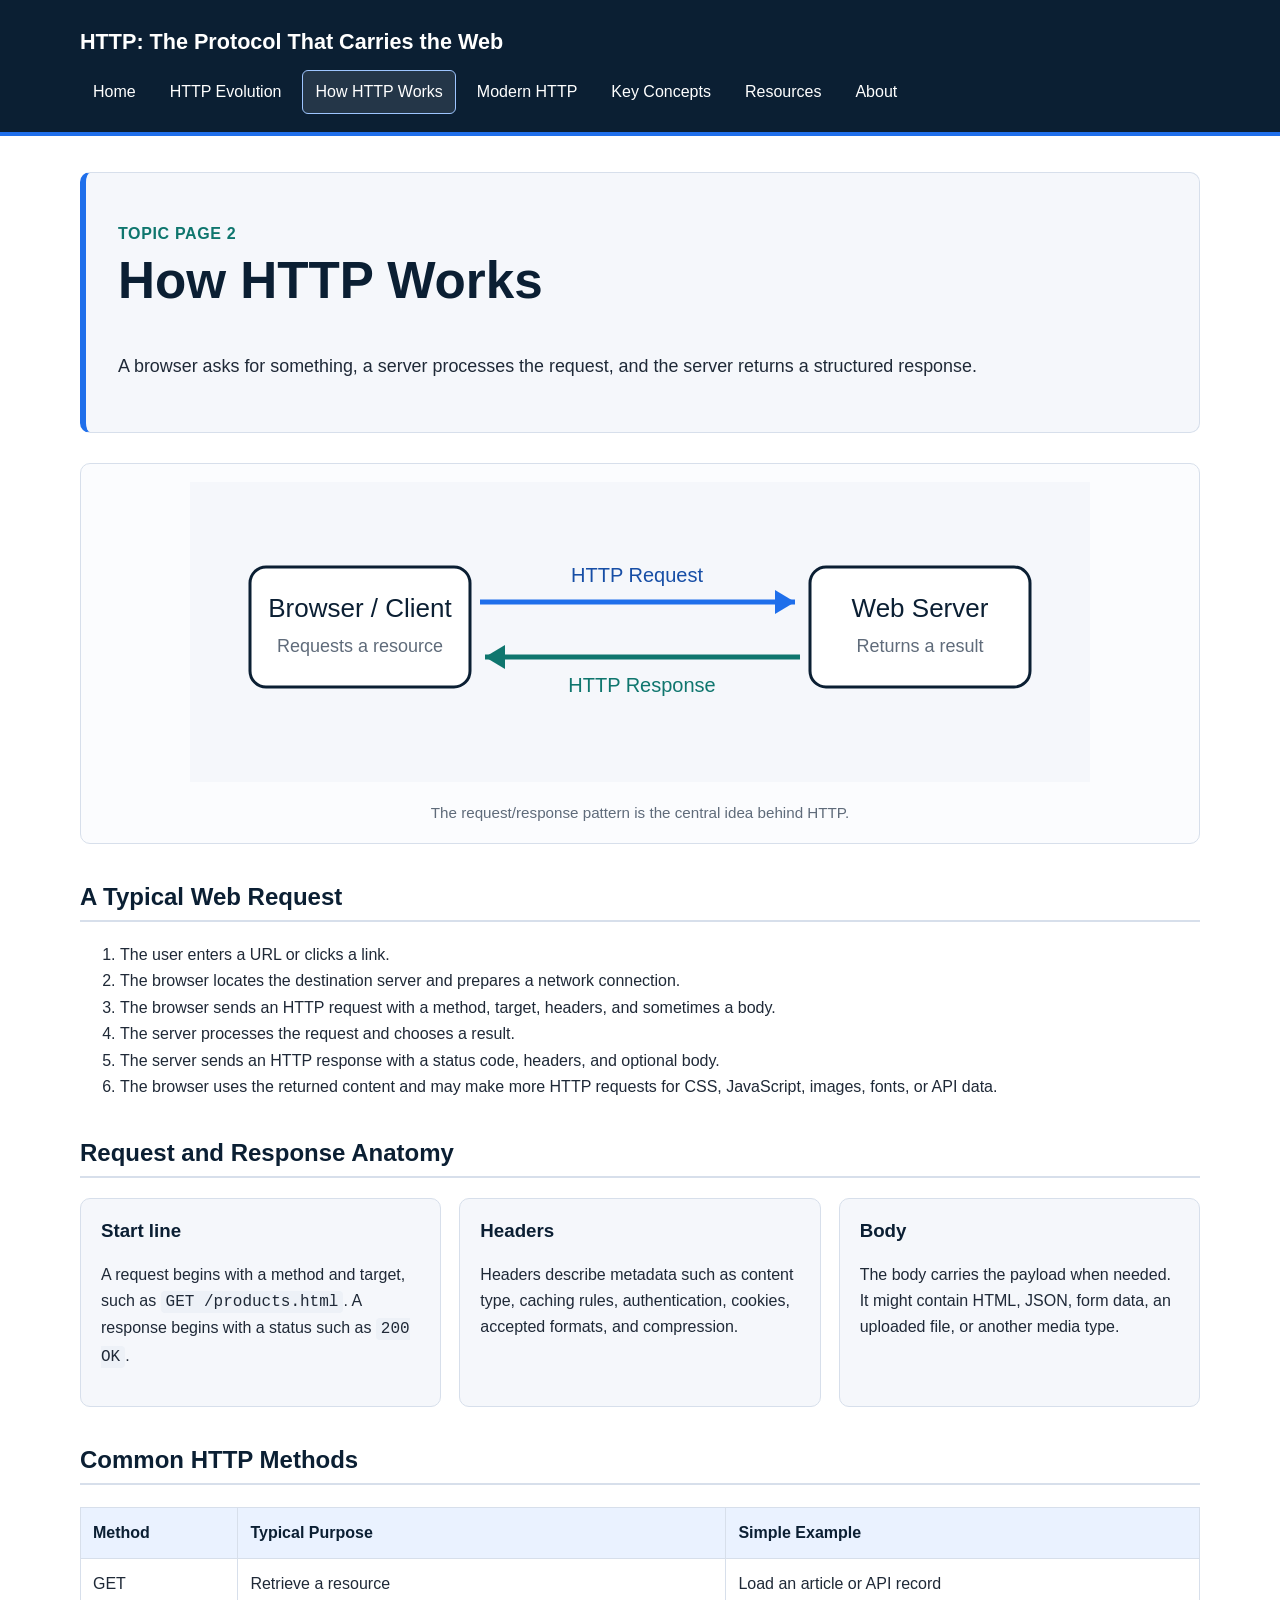
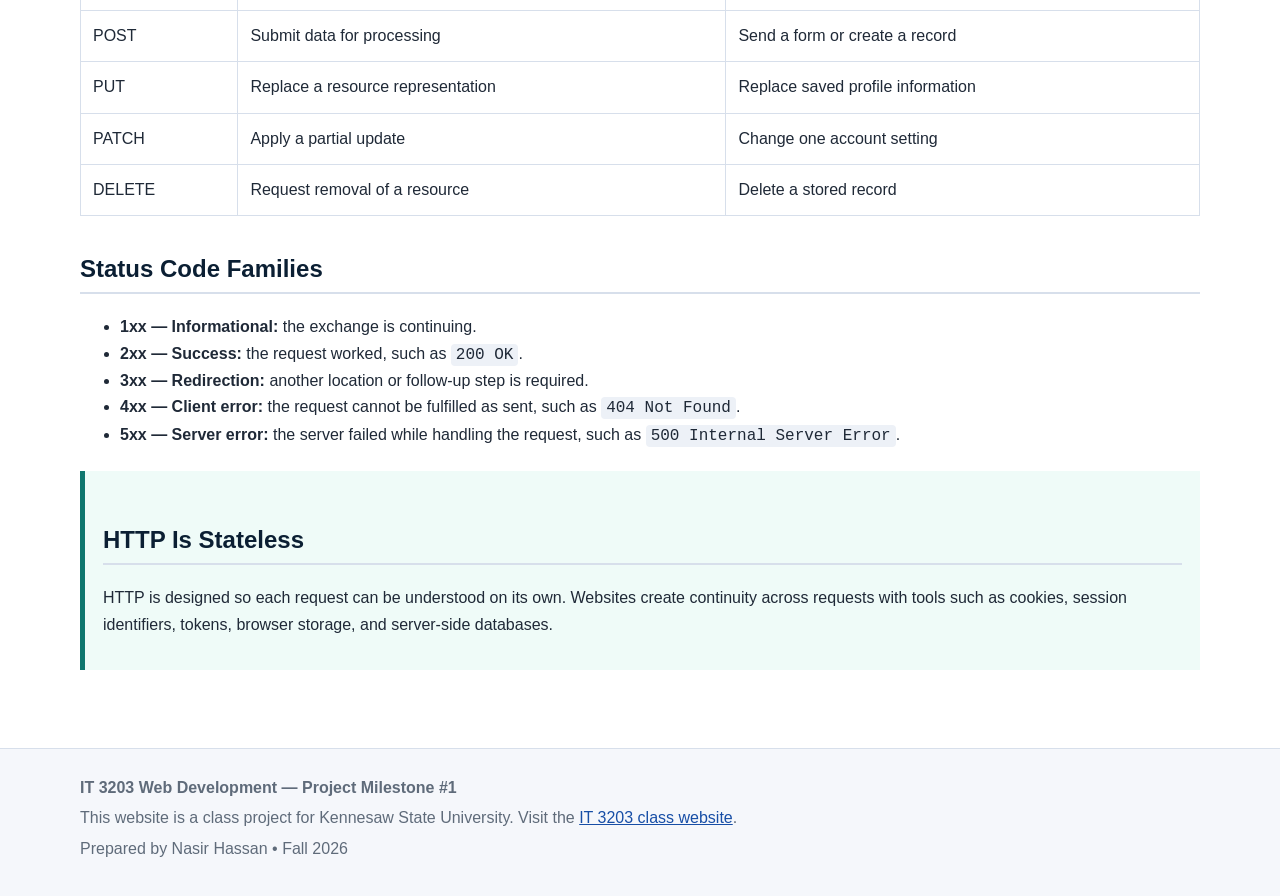
<file: how-http-works.html>
<!DOCTYPE html>
<html lang="en">
<head>
  <meta charset="UTF-8">
  <meta name="viewport" content="width=device-width, initial-scale=1.0">
  <meta name="description" content="How HTTP Works — IT 3203 project about the evolution and operation of HTTP.">
  <title>How HTTP Works | IT 3203</title>
  <link rel="stylesheet" href="styles.css">
</head>
<body>
<!-- Shared navigation keeps all Milestone #1 pages consistent. -->

<header class="site-header">
  <div class="header-inner">
    <div class="brand"><a href="index.html">HTTP: The Protocol That Carries the Web</a></div>
    <nav aria-label="Main navigation">
      <ul>
        <li><a href="index.html">Home</a></li>
        <li><a href="history.html">HTTP Evolution</a></li>
        <li><a href="how-http-works.html" aria-current="page">How HTTP Works</a></li>
        <li><a href="modern-http.html">Modern HTTP</a></li>
        <li><a href="concepts.html">Key Concepts</a></li>
        <li><a href="resources.html">Resources</a></li>
        <li><a href="about.html">About</a></li>
      </ul>
    </nav>
  </div>
</header>
<main>

<section id="hero">
  <p class="eyebrow">Topic Page 2</p>
  <h1>How HTTP Works</h1>
  <p class="lead">A browser asks for something, a server processes the request, and the server returns a structured response.</p>
</section>

<figure class="figure">
  <img src="images/http-request-response.svg" alt="Browser and server exchanging an HTTP request and response.">
  <figcaption>The request/response pattern is the central idea behind HTTP.</figcaption>
</figure>

<section>
  <h2>A Typical Web Request</h2>
  <ol>
    <li>The user enters a URL or clicks a link.</li>
    <li>The browser locates the destination server and prepares a network connection.</li>
    <li>The browser sends an HTTP request with a method, target, headers, and sometimes a body.</li>
    <li>The server processes the request and chooses a result.</li>
    <li>The server sends an HTTP response with a status code, headers, and optional body.</li>
    <li>The browser uses the returned content and may make more HTTP requests for CSS, JavaScript, images, fonts, or API data.</li>
  </ol>
</section>

<section>
  <h2>Request and Response Anatomy</h2>
  <div class="grid">
    <article class="card"><h3>Start line</h3><p>A request begins with a method and target, such as <code>GET /products.html</code>. A response begins with a status such as <code>200 OK</code>.</p></article>
    <article class="card"><h3>Headers</h3><p>Headers describe metadata such as content type, caching rules, authentication, cookies, accepted formats, and compression.</p></article>
    <article class="card"><h3>Body</h3><p>The body carries the payload when needed. It might contain HTML, JSON, form data, an uploaded file, or another media type.</p></article>
  </div>
</section>

<section>
  <h2>Common HTTP Methods</h2>
  <table>
    <thead><tr><th>Method</th><th>Typical Purpose</th><th>Simple Example</th></tr></thead>
    <tbody>
      <tr><td>GET</td><td>Retrieve a resource</td><td>Load an article or API record</td></tr>
      <tr><td>POST</td><td>Submit data for processing</td><td>Send a form or create a record</td></tr>
      <tr><td>PUT</td><td>Replace a resource representation</td><td>Replace saved profile information</td></tr>
      <tr><td>PATCH</td><td>Apply a partial update</td><td>Change one account setting</td></tr>
      <tr><td>DELETE</td><td>Request removal of a resource</td><td>Delete a stored record</td></tr>
    </tbody>
  </table>
</section>

<section>
  <h2>Status Code Families</h2>
  <ul>
    <li><strong>1xx — Informational:</strong> the exchange is continuing.</li>
    <li><strong>2xx — Success:</strong> the request worked, such as <code>200 OK</code>.</li>
    <li><strong>3xx — Redirection:</strong> another location or follow-up step is required.</li>
    <li><strong>4xx — Client error:</strong> the request cannot be fulfilled as sent, such as <code>404 Not Found</code>.</li>
    <li><strong>5xx — Server error:</strong> the server failed while handling the request, such as <code>500 Internal Server Error</code>.</li>
  </ul>
</section>

<section class="callout">
  <h2>HTTP Is Stateless</h2>
  <p>HTTP is designed so each request can be understood on its own. Websites create continuity across requests with tools such as cookies, session identifiers, tokens, browser storage, and server-side databases.</p>
</section>

</main>

<footer class="site-footer">
  <div class="footer-inner">
    <p><strong>IT 3203 Web Development — Project Milestone #1</strong></p>
    <p>This website is a class project for Kennesaw State University. Visit the <a href="https://ksuweb.github.io/IT3203/">IT 3203 class website</a>.</p>
    <p>Prepared by Nasir Hassan • Fall 2026</p>
  </div>
</footer>
</body>
</html>
</file>
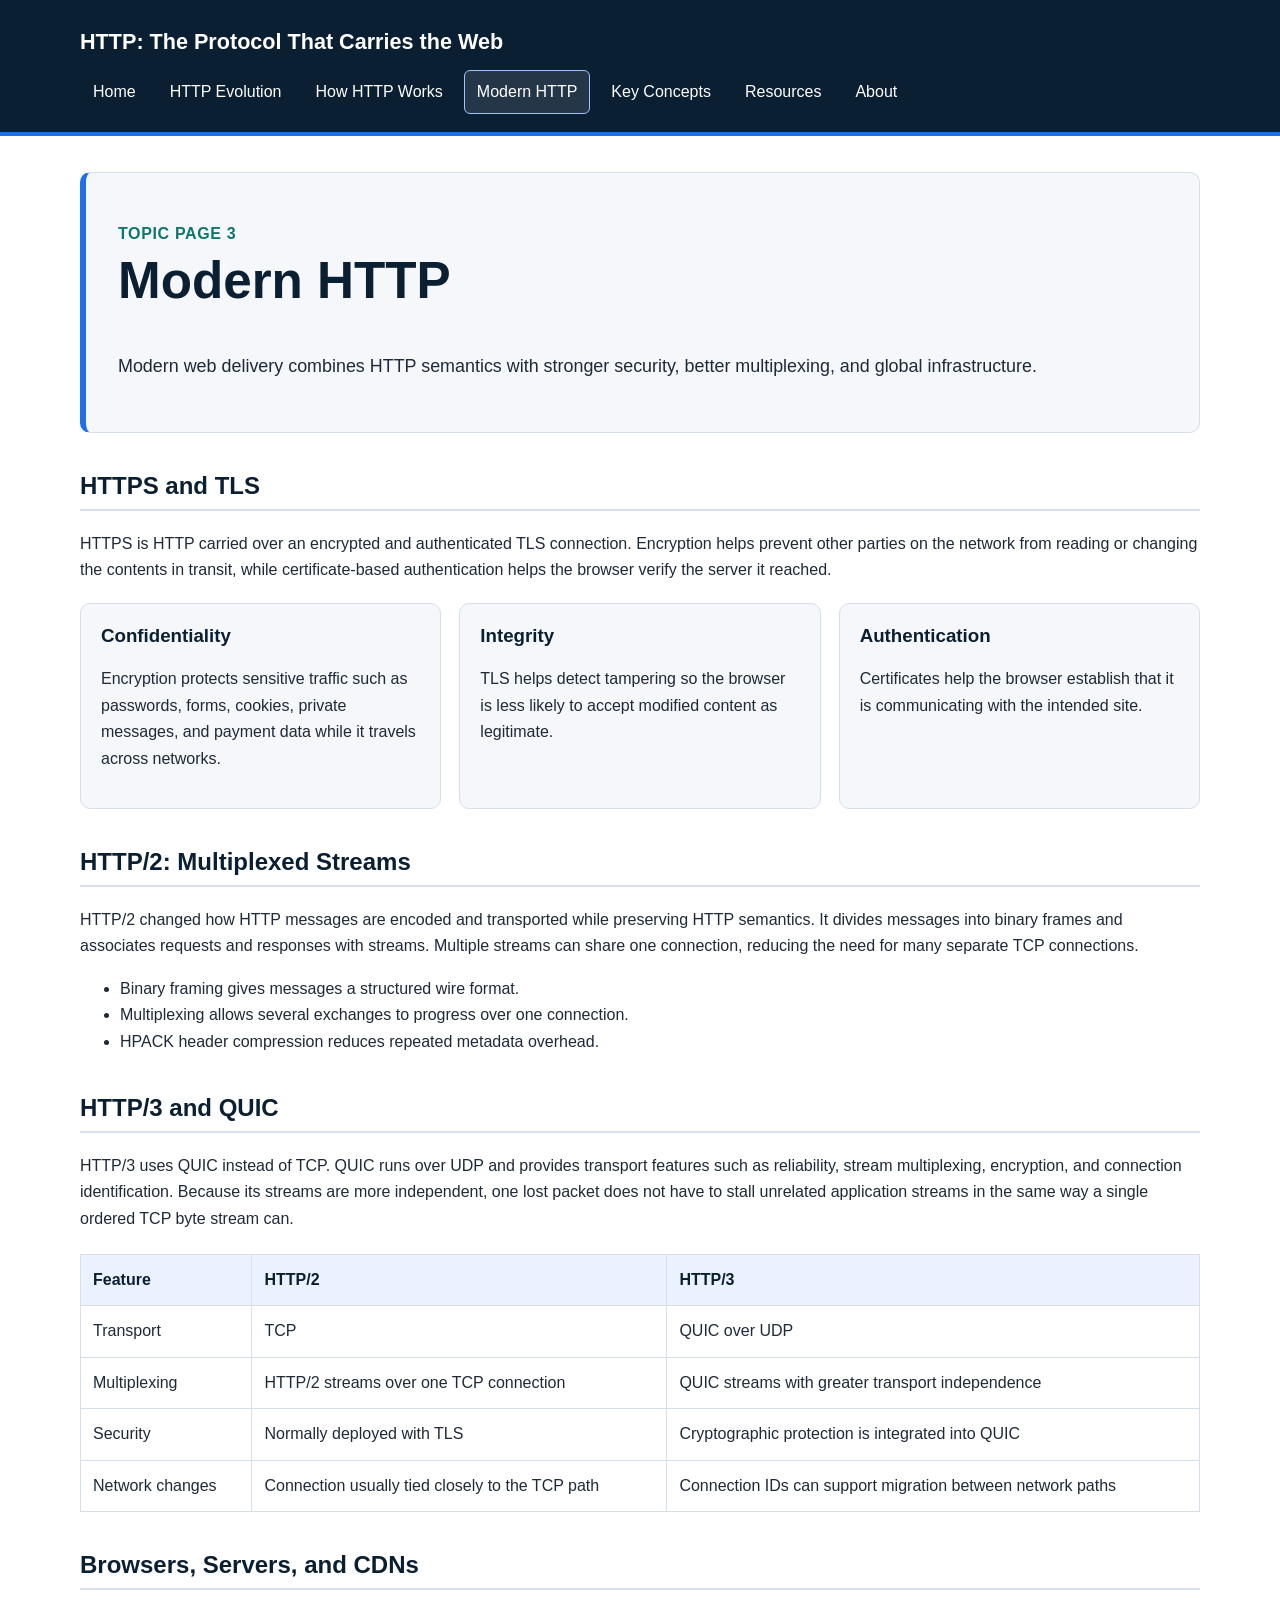
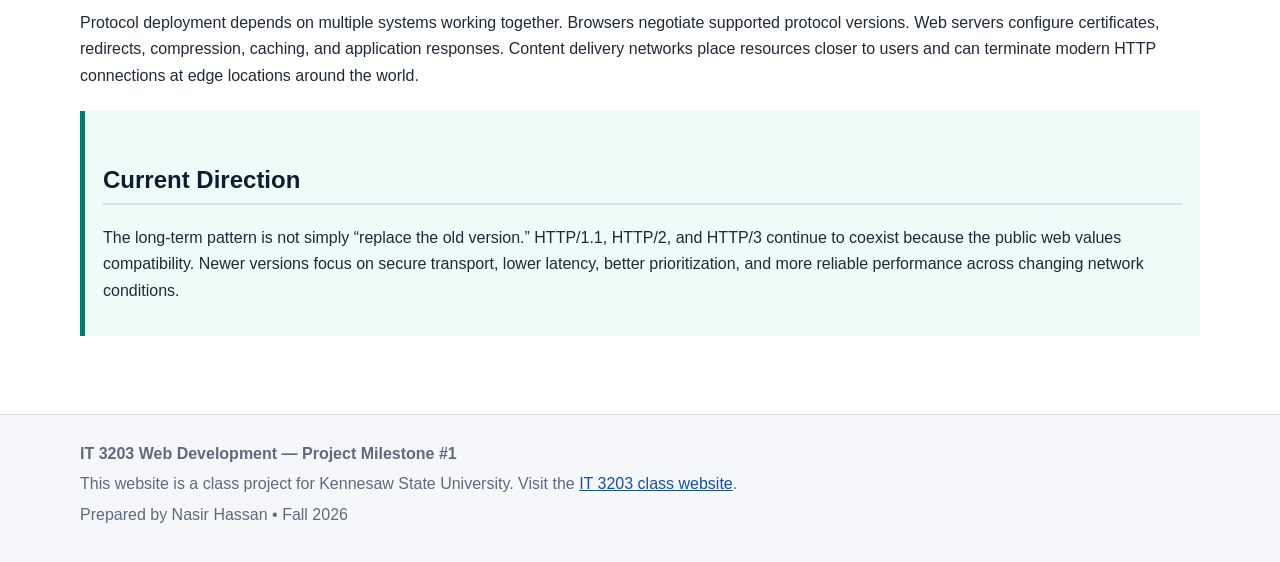
<file: modern-http.html>
<!DOCTYPE html>
<html lang="en">
<head>
  <meta charset="UTF-8">
  <meta name="viewport" content="width=device-width, initial-scale=1.0">
  <meta name="description" content="Modern HTTP — IT 3203 project about the evolution and operation of HTTP.">
  <title>Modern HTTP | IT 3203</title>
  <link rel="stylesheet" href="styles.css">
</head>
<body>
<!-- Shared navigation keeps all Milestone #1 pages consistent. -->

<header class="site-header">
  <div class="header-inner">
    <div class="brand"><a href="index.html">HTTP: The Protocol That Carries the Web</a></div>
    <nav aria-label="Main navigation">
      <ul>
        <li><a href="index.html">Home</a></li>
        <li><a href="history.html">HTTP Evolution</a></li>
        <li><a href="how-http-works.html">How HTTP Works</a></li>
        <li><a href="modern-http.html" aria-current="page">Modern HTTP</a></li>
        <li><a href="concepts.html">Key Concepts</a></li>
        <li><a href="resources.html">Resources</a></li>
        <li><a href="about.html">About</a></li>
      </ul>
    </nav>
  </div>
</header>
<main>

<section id="hero">
  <p class="eyebrow">Topic Page 3</p>
  <h1>Modern HTTP</h1>
  <p class="lead">Modern web delivery combines HTTP semantics with stronger security, better multiplexing, and global infrastructure.</p>
</section>

<section>
  <h2>HTTPS and TLS</h2>
  <p>HTTPS is HTTP carried over an encrypted and authenticated TLS connection. Encryption helps prevent other parties on the network from reading or changing the contents in transit, while certificate-based authentication helps the browser verify the server it reached.</p>
  <div class="grid">
    <article class="card"><h3>Confidentiality</h3><p>Encryption protects sensitive traffic such as passwords, forms, cookies, private messages, and payment data while it travels across networks.</p></article>
    <article class="card"><h3>Integrity</h3><p>TLS helps detect tampering so the browser is less likely to accept modified content as legitimate.</p></article>
    <article class="card"><h3>Authentication</h3><p>Certificates help the browser establish that it is communicating with the intended site.</p></article>
  </div>
</section>

<section>
  <h2>HTTP/2: Multiplexed Streams</h2>
  <p>HTTP/2 changed how HTTP messages are encoded and transported while preserving HTTP semantics. It divides messages into binary frames and associates requests and responses with streams. Multiple streams can share one connection, reducing the need for many separate TCP connections.</p>
  <ul>
    <li>Binary framing gives messages a structured wire format.</li>
    <li>Multiplexing allows several exchanges to progress over one connection.</li>
    <li>HPACK header compression reduces repeated metadata overhead.</li>
  </ul>
</section>

<section>
  <h2>HTTP/3 and QUIC</h2>
  <p>HTTP/3 uses QUIC instead of TCP. QUIC runs over UDP and provides transport features such as reliability, stream multiplexing, encryption, and connection identification. Because its streams are more independent, one lost packet does not have to stall unrelated application streams in the same way a single ordered TCP byte stream can.</p>
  <table>
    <thead><tr><th>Feature</th><th>HTTP/2</th><th>HTTP/3</th></tr></thead>
    <tbody>
      <tr><td>Transport</td><td>TCP</td><td>QUIC over UDP</td></tr>
      <tr><td>Multiplexing</td><td>HTTP/2 streams over one TCP connection</td><td>QUIC streams with greater transport independence</td></tr>
      <tr><td>Security</td><td>Normally deployed with TLS</td><td>Cryptographic protection is integrated into QUIC</td></tr>
      <tr><td>Network changes</td><td>Connection usually tied closely to the TCP path</td><td>Connection IDs can support migration between network paths</td></tr>
    </tbody>
  </table>
</section>

<section>
  <h2>Browsers, Servers, and CDNs</h2>
  <p>Protocol deployment depends on multiple systems working together. Browsers negotiate supported protocol versions. Web servers configure certificates, redirects, compression, caching, and application responses. Content delivery networks place resources closer to users and can terminate modern HTTP connections at edge locations around the world.</p>
</section>

<section class="callout">
  <h2>Current Direction</h2>
  <p>The long-term pattern is not simply “replace the old version.” HTTP/1.1, HTTP/2, and HTTP/3 continue to coexist because the public web values compatibility. Newer versions focus on secure transport, lower latency, better prioritization, and more reliable performance across changing network conditions.</p>
</section>

</main>

<footer class="site-footer">
  <div class="footer-inner">
    <p><strong>IT 3203 Web Development — Project Milestone #1</strong></p>
    <p>This website is a class project for Kennesaw State University. Visit the <a href="https://ksuweb.github.io/IT3203/">IT 3203 class website</a>.</p>
    <p>Prepared by Nasir Hassan • Fall 2026</p>
  </div>
</footer>
</body>
</html>
</file>
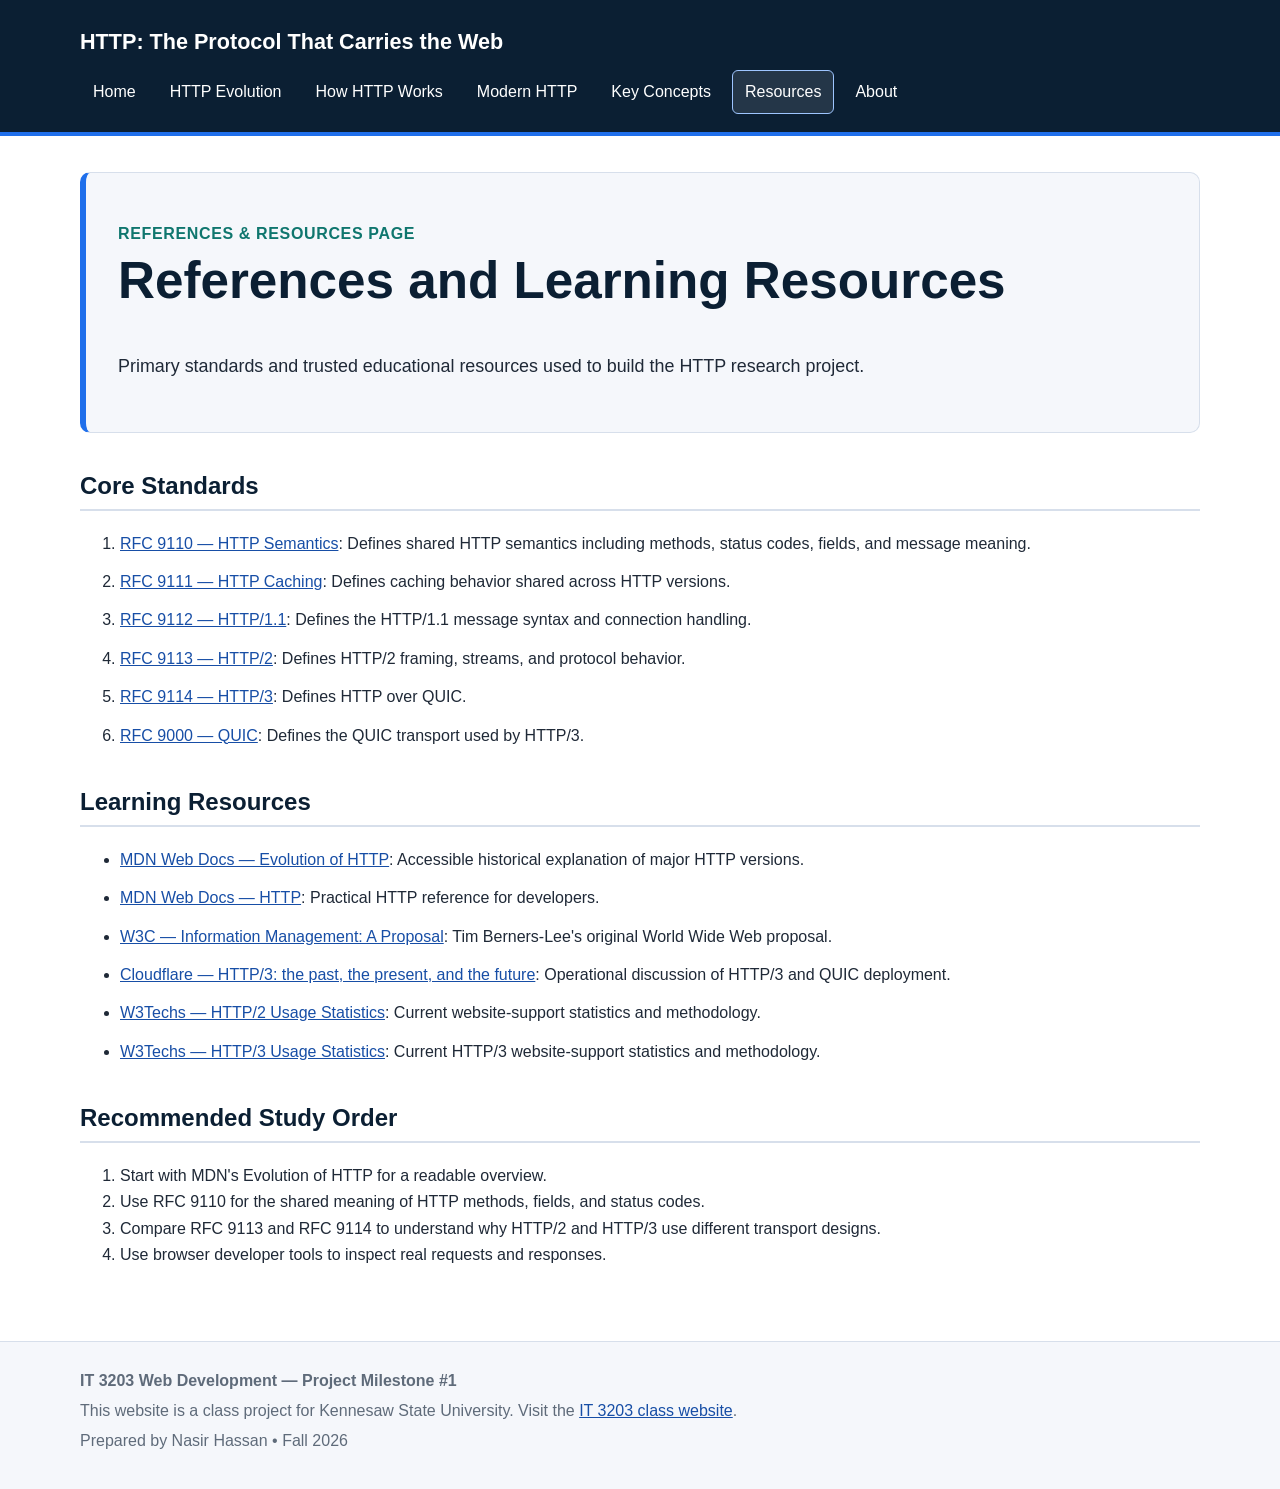
<file: resources.html>
<!DOCTYPE html>
<html lang="en">
<head>
  <meta charset="UTF-8">
  <meta name="viewport" content="width=device-width, initial-scale=1.0">
  <meta name="description" content="References and Learning Resources — IT 3203 project about the evolution and operation of HTTP.">
  <title>References and Learning Resources | IT 3203</title>
  <link rel="stylesheet" href="styles.css">
</head>
<body>
<!-- Shared navigation keeps all Milestone #1 pages consistent. -->

<header class="site-header">
  <div class="header-inner">
    <div class="brand"><a href="index.html">HTTP: The Protocol That Carries the Web</a></div>
    <nav aria-label="Main navigation">
      <ul>
        <li><a href="index.html">Home</a></li>
        <li><a href="history.html">HTTP Evolution</a></li>
        <li><a href="how-http-works.html">How HTTP Works</a></li>
        <li><a href="modern-http.html">Modern HTTP</a></li>
        <li><a href="concepts.html">Key Concepts</a></li>
        <li><a href="resources.html" aria-current="page">Resources</a></li>
        <li><a href="about.html">About</a></li>
      </ul>
    </nav>
  </div>
</header>
<main>

<section id="hero">
  <p class="eyebrow">References & Resources Page</p>
  <h1>References and Learning Resources</h1>
  <p class="lead">Primary standards and trusted educational resources used to build the HTTP research project.</p>
</section>

<section>
  <h2>Core Standards</h2>
  <ol class="resource-list">
    <li><a href="https://datatracker.ietf.org/doc/html/rfc9110">RFC 9110 — HTTP Semantics</a>: Defines shared HTTP semantics including methods, status codes, fields, and message meaning.</li>
    <li><a href="https://datatracker.ietf.org/doc/html/rfc9111">RFC 9111 — HTTP Caching</a>: Defines caching behavior shared across HTTP versions.</li>
    <li><a href="https://datatracker.ietf.org/doc/html/rfc9112">RFC 9112 — HTTP/1.1</a>: Defines the HTTP/1.1 message syntax and connection handling.</li>
    <li><a href="https://datatracker.ietf.org/doc/html/rfc9113">RFC 9113 — HTTP/2</a>: Defines HTTP/2 framing, streams, and protocol behavior.</li>
    <li><a href="https://datatracker.ietf.org/doc/html/rfc9114">RFC 9114 — HTTP/3</a>: Defines HTTP over QUIC.</li>
    <li><a href="https://datatracker.ietf.org/doc/html/rfc9000">RFC 9000 — QUIC</a>: Defines the QUIC transport used by HTTP/3.</li>
  </ol>
</section>

<section>
  <h2>Learning Resources</h2>
  <ul class="resource-list">
    <li><a href="https://developer.mozilla.org/en-US/docs/Web/HTTP/Guides/Evolution_of_HTTP">MDN Web Docs — Evolution of HTTP</a>: Accessible historical explanation of major HTTP versions.</li>
    <li><a href="https://developer.mozilla.org/en-US/docs/Web/HTTP">MDN Web Docs — HTTP</a>: Practical HTTP reference for developers.</li>
    <li><a href="https://www.w3.org/History/1989/proposal.html">W3C — Information Management: A Proposal</a>: Tim Berners-Lee's original World Wide Web proposal.</li>
    <li><a href="https://blog.cloudflare.com/http3-the-past-present-and-future/">Cloudflare — HTTP/3: the past, the present, and the future</a>: Operational discussion of HTTP/3 and QUIC deployment.</li>
    <li><a href="https://w3techs.com/technologies/details/ce-http2">W3Techs — HTTP/2 Usage Statistics</a>: Current website-support statistics and methodology.</li>
    <li><a href="https://w3techs.com/technologies/details/ce-http3">W3Techs — HTTP/3 Usage Statistics</a>: Current HTTP/3 website-support statistics and methodology.</li>
  </ul>
</section>

<section>
  <h2>Recommended Study Order</h2>
  <ol>
    <li>Start with MDN's Evolution of HTTP for a readable overview.</li>
    <li>Use RFC 9110 for the shared meaning of HTTP methods, fields, and status codes.</li>
    <li>Compare RFC 9113 and RFC 9114 to understand why HTTP/2 and HTTP/3 use different transport designs.</li>
    <li>Use browser developer tools to inspect real requests and responses.</li>
  </ol>
</section>

</main>

<footer class="site-footer">
  <div class="footer-inner">
    <p><strong>IT 3203 Web Development — Project Milestone #1</strong></p>
    <p>This website is a class project for Kennesaw State University. Visit the <a href="https://ksuweb.github.io/IT3203/">IT 3203 class website</a>.</p>
    <p>Prepared by Nasir Hassan • Fall 2026</p>
  </div>
</footer>
</body>
</html>
</file>
<file: styles.css>
/* IT 3203 Milestone #1 shared stylesheet
   One stylesheet is used by every page in the project. */

:root {
  --navy: #0b1f33;
  --blue: #1f6feb;
  --blue-dark: #174ea6;
  --teal: #0f766e;
  --ink: #1f2937;
  --muted: #5f6b7a;
  --surface: #f5f7fb;
  --line: #d7dfeb;
  --white: #ffffff;
}

* {
  box-sizing: border-box;
}

body {
  margin: 0;
  font-family: Arial, Helvetica, sans-serif;
  color: var(--ink);
  background: var(--white);
  line-height: 1.65;
}

a {
  color: var(--blue-dark);
}

a:hover,
a:focus {
  color: var(--teal);
  text-decoration-thickness: 2px;
}

.site-header {
  background: var(--navy);
  color: var(--white);
  border-bottom: 4px solid var(--blue);
}

.header-inner,
main,
.footer-inner {
  width: min(1120px, 90%);
  margin: 0 auto;
}

.brand {
  padding: 24px 0 10px;
}

.brand a {
  color: var(--white);
  font-size: 1.35rem;
  font-weight: 700;
  text-decoration: none;
}

nav ul {
  display: flex;
  flex-wrap: wrap;
  gap: 8px;
  list-style: none;
  margin: 0;
  padding: 0 0 18px;
}

nav a {
  display: block;
  padding: 8px 12px;
  border: 1px solid transparent;
  border-radius: 6px;
  color: var(--white);
  text-decoration: none;
}

nav a:hover,
nav a:focus,
nav a[aria-current="page"] {
  border-color: #9ec5ff;
  background: rgba(255, 255, 255, 0.1);
  color: var(--white);
}

main {
  padding: 36px 0 56px;
}

#hero {
  padding: 32px;
  margin-bottom: 30px;
  border: 1px solid var(--line);
  border-left: 6px solid var(--blue);
  border-radius: 10px;
  background: var(--surface);
}

#hero h1 {
  margin-top: 0;
  color: var(--navy);
  font-size: clamp(2rem, 4vw, 3.2rem);
  line-height: 1.1;
}

.eyebrow {
  margin-bottom: 6px;
  color: var(--teal);
  font-weight: 700;
  letter-spacing: 0.04em;
  text-transform: uppercase;
}

.lead {
  font-size: 1.12rem;
}

h1,
h2,
h3 {
  color: var(--navy);
  line-height: 1.25;
}

h2 {
  margin-top: 38px;
  padding-bottom: 8px;
  border-bottom: 2px solid var(--line);
}

.grid {
  display: grid;
  grid-template-columns: repeat(auto-fit, minmax(230px, 1fr));
  gap: 18px;
  margin: 20px 0;
}

.card {
  padding: 20px;
  border: 1px solid var(--line);
  border-radius: 10px;
  background: var(--surface);
}

.card h3 {
  margin-top: 0;
}

.keyword-list {
  display: flex;
  flex-wrap: wrap;
  gap: 10px;
  padding: 0;
  list-style: none;
}

.keyword-list li {
  padding: 7px 11px;
  border: 1px solid #b8cae6;
  border-radius: 999px;
  background: #eef5ff;
  font-weight: 700;
}

.figure {
  margin: 26px 0;
  padding: 18px;
  border: 1px solid var(--line);
  border-radius: 10px;
  background: #fbfcfe;
  text-align: center;
}

.figure img {
  max-width: 100%;
  height: auto;
}

.figure figcaption {
  margin-top: 10px;
  color: var(--muted);
  font-size: 0.95rem;
}

table {
  width: 100%;
  margin: 22px 0;
  border-collapse: collapse;
}

th,
td {
  padding: 12px;
  border: 1px solid var(--line);
  text-align: left;
  vertical-align: top;
}

th {
  background: #eaf2ff;
  color: var(--navy);
}

.callout {
  margin: 22px 0;
  padding: 16px 18px;
  border-left: 5px solid var(--teal);
  background: #effbf8;
}

.timeline {
  display: grid;
  gap: 12px;
  margin: 20px 0;
}

.timeline article {
  padding: 16px 18px;
  border: 1px solid var(--line);
  border-left: 5px solid var(--blue);
  border-radius: 8px;
}

code {
  padding: 2px 5px;
  border-radius: 4px;
  background: #edf1f7;
  font-family: Consolas, "Courier New", monospace;
}

.resource-list li {
  margin-bottom: 12px;
}

.site-footer {
  border-top: 1px solid var(--line);
  background: var(--surface);
  color: var(--muted);
}

.footer-inner {
  padding: 22px 0 30px;
}

.footer-inner p {
  margin: 4px 0;
}

/* Basic small-screen support keeps navigation and tables readable. */
@media (max-width: 700px) {
  #hero {
    padding: 22px;
  }

  nav ul {
    display: block;
  }

  nav li {
    margin-bottom: 4px;
  }

  table {
    font-size: 0.92rem;
  }
}
</file>
